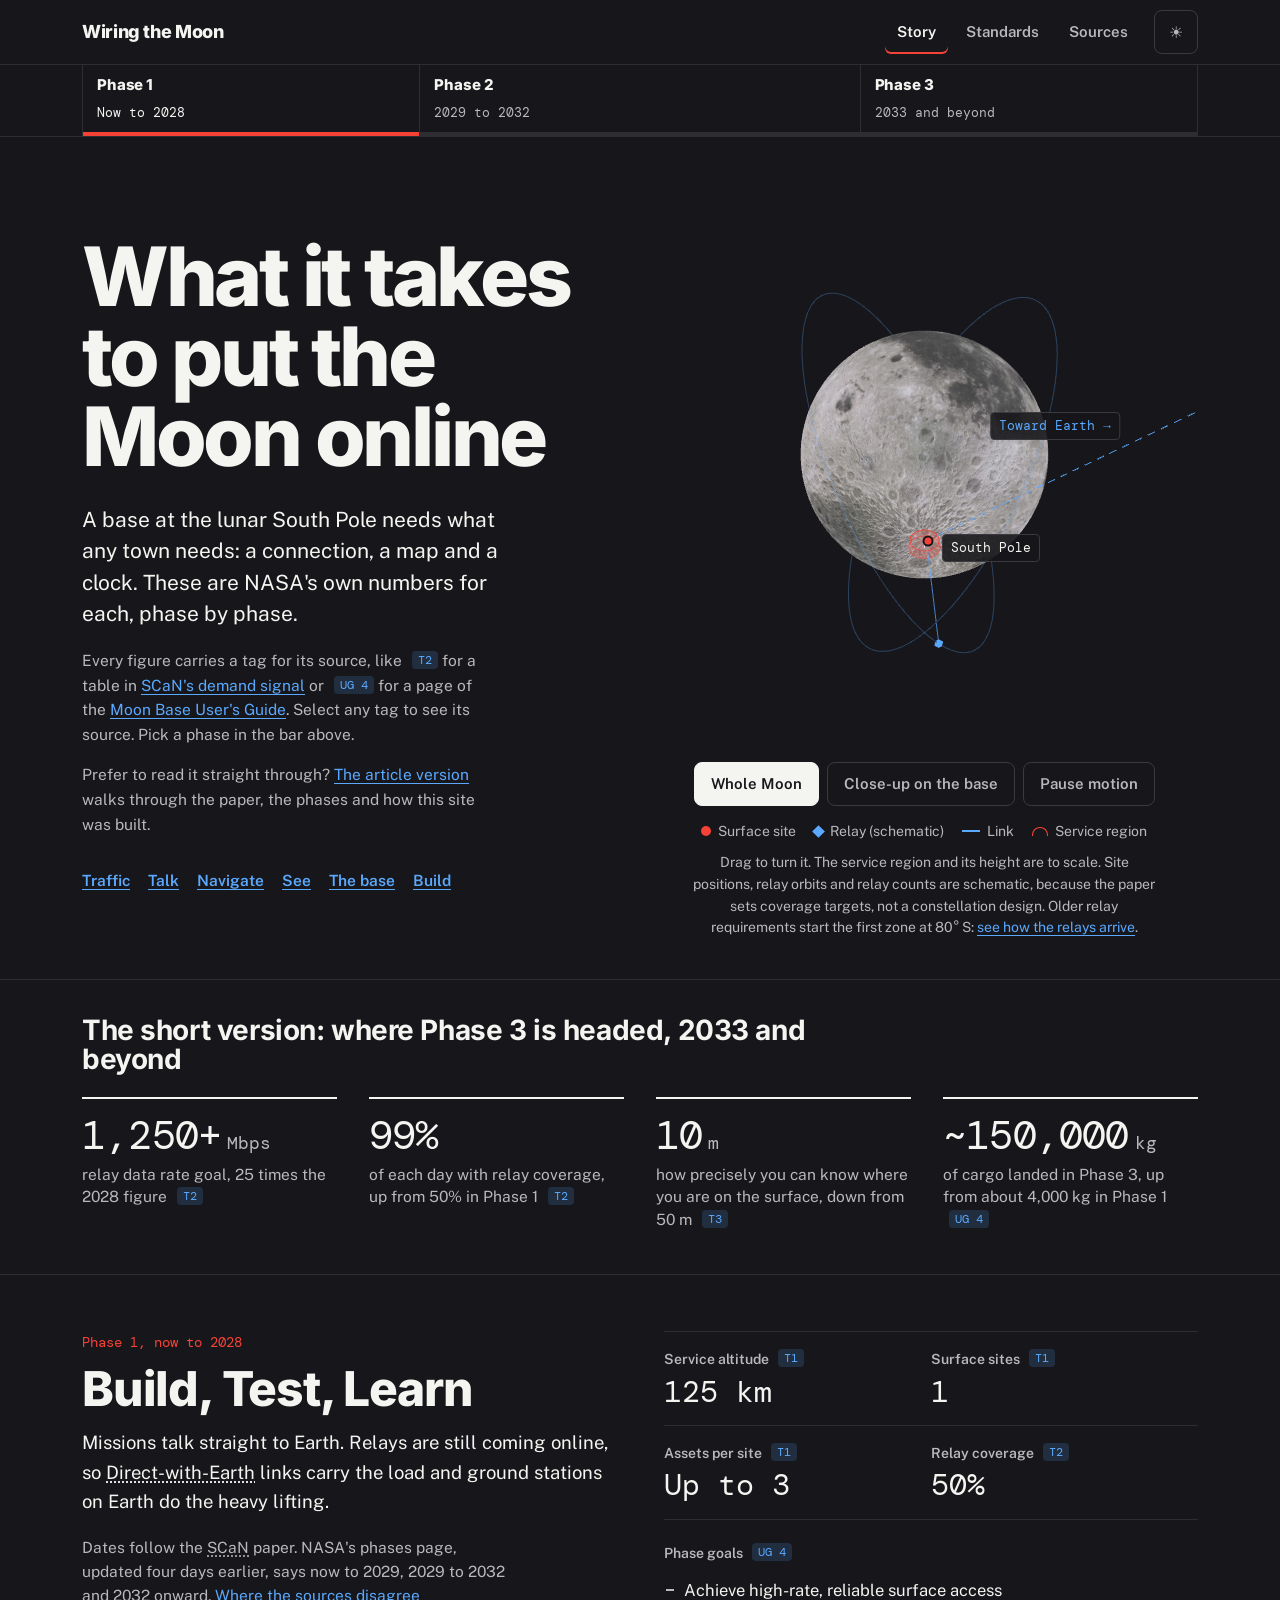
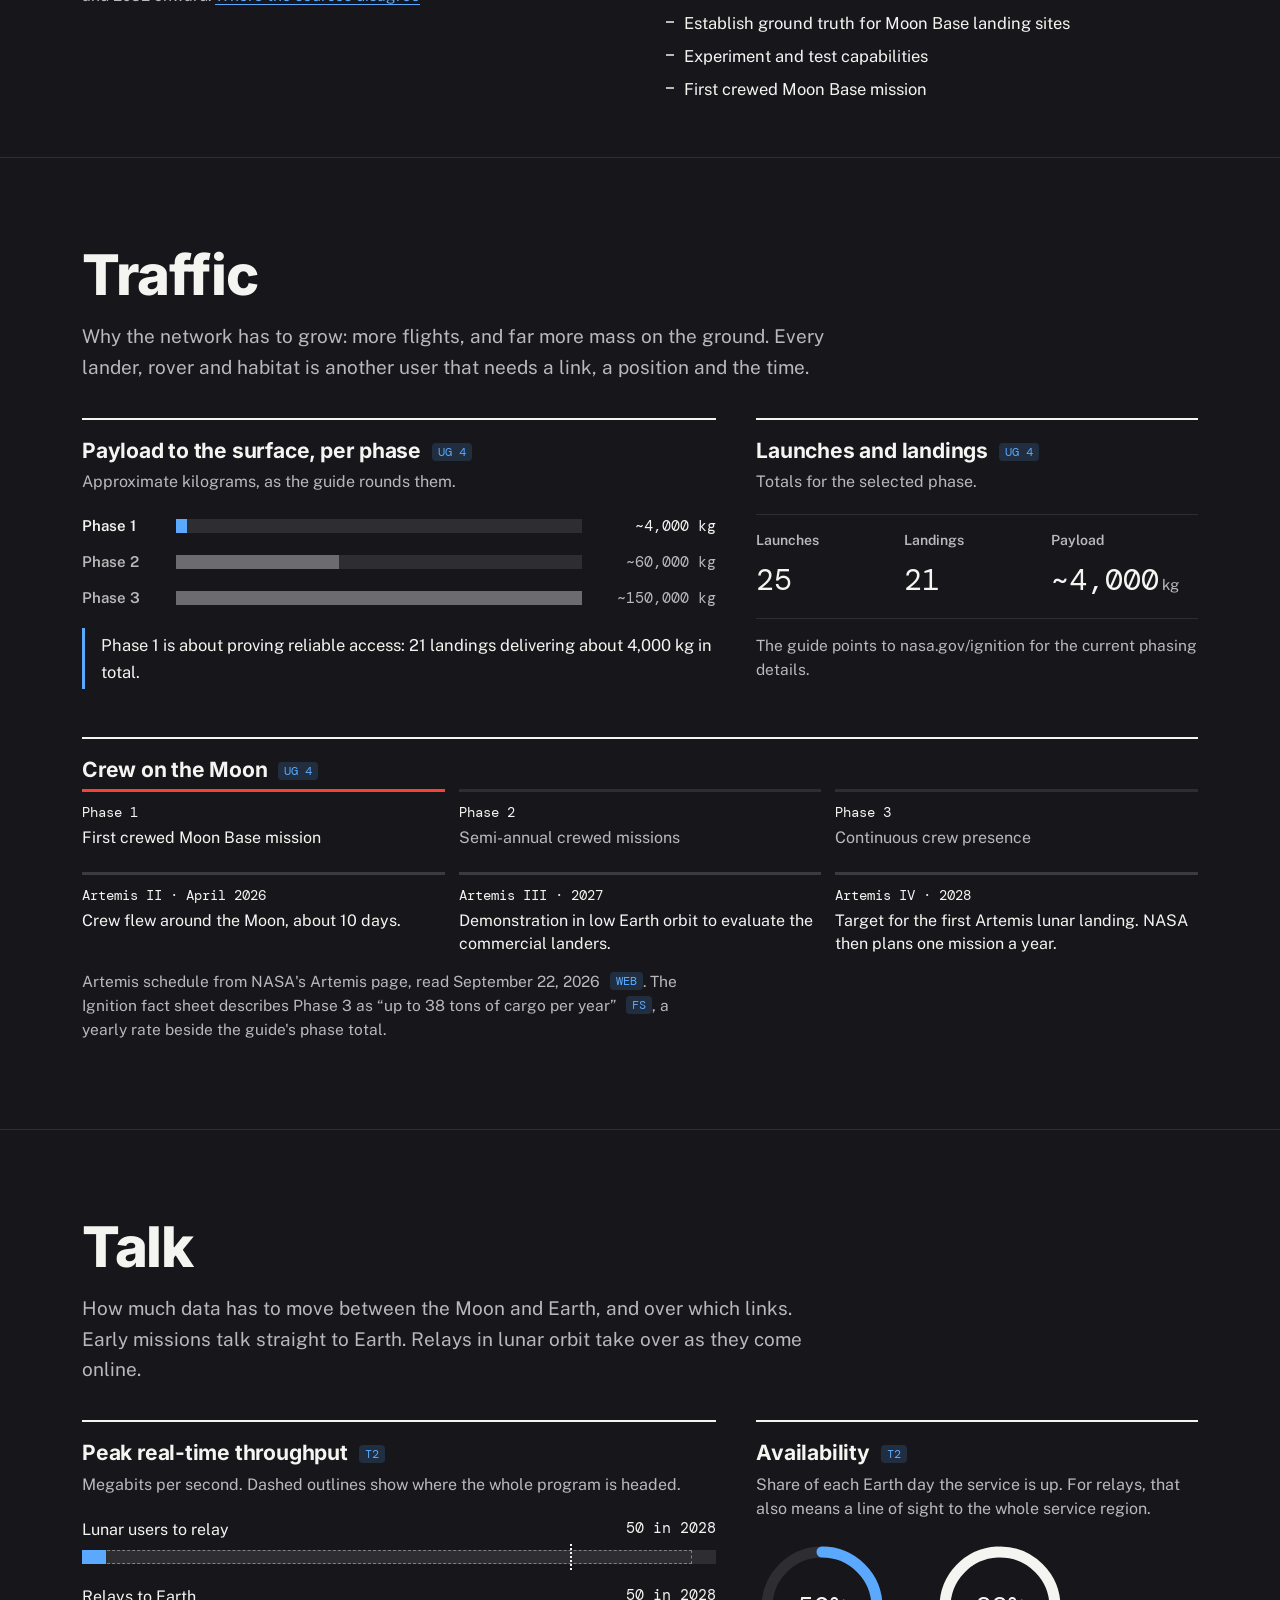
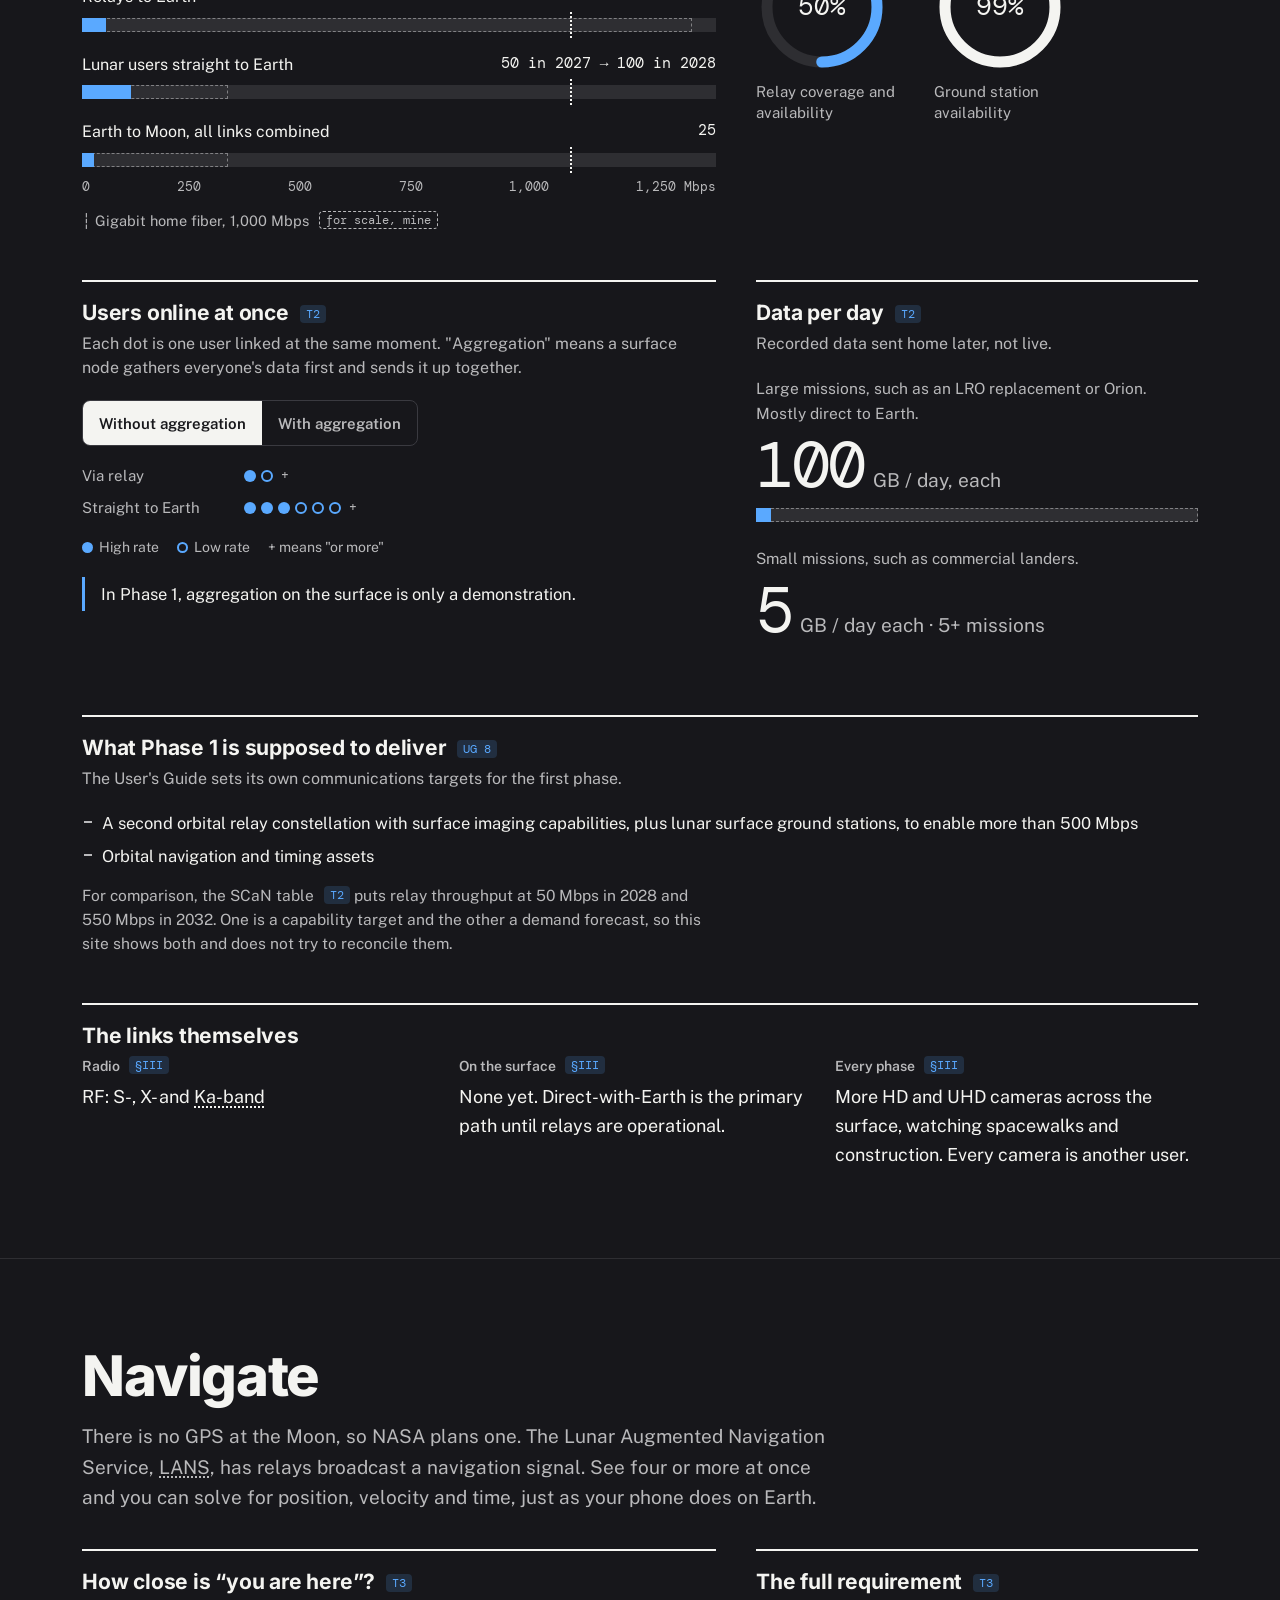
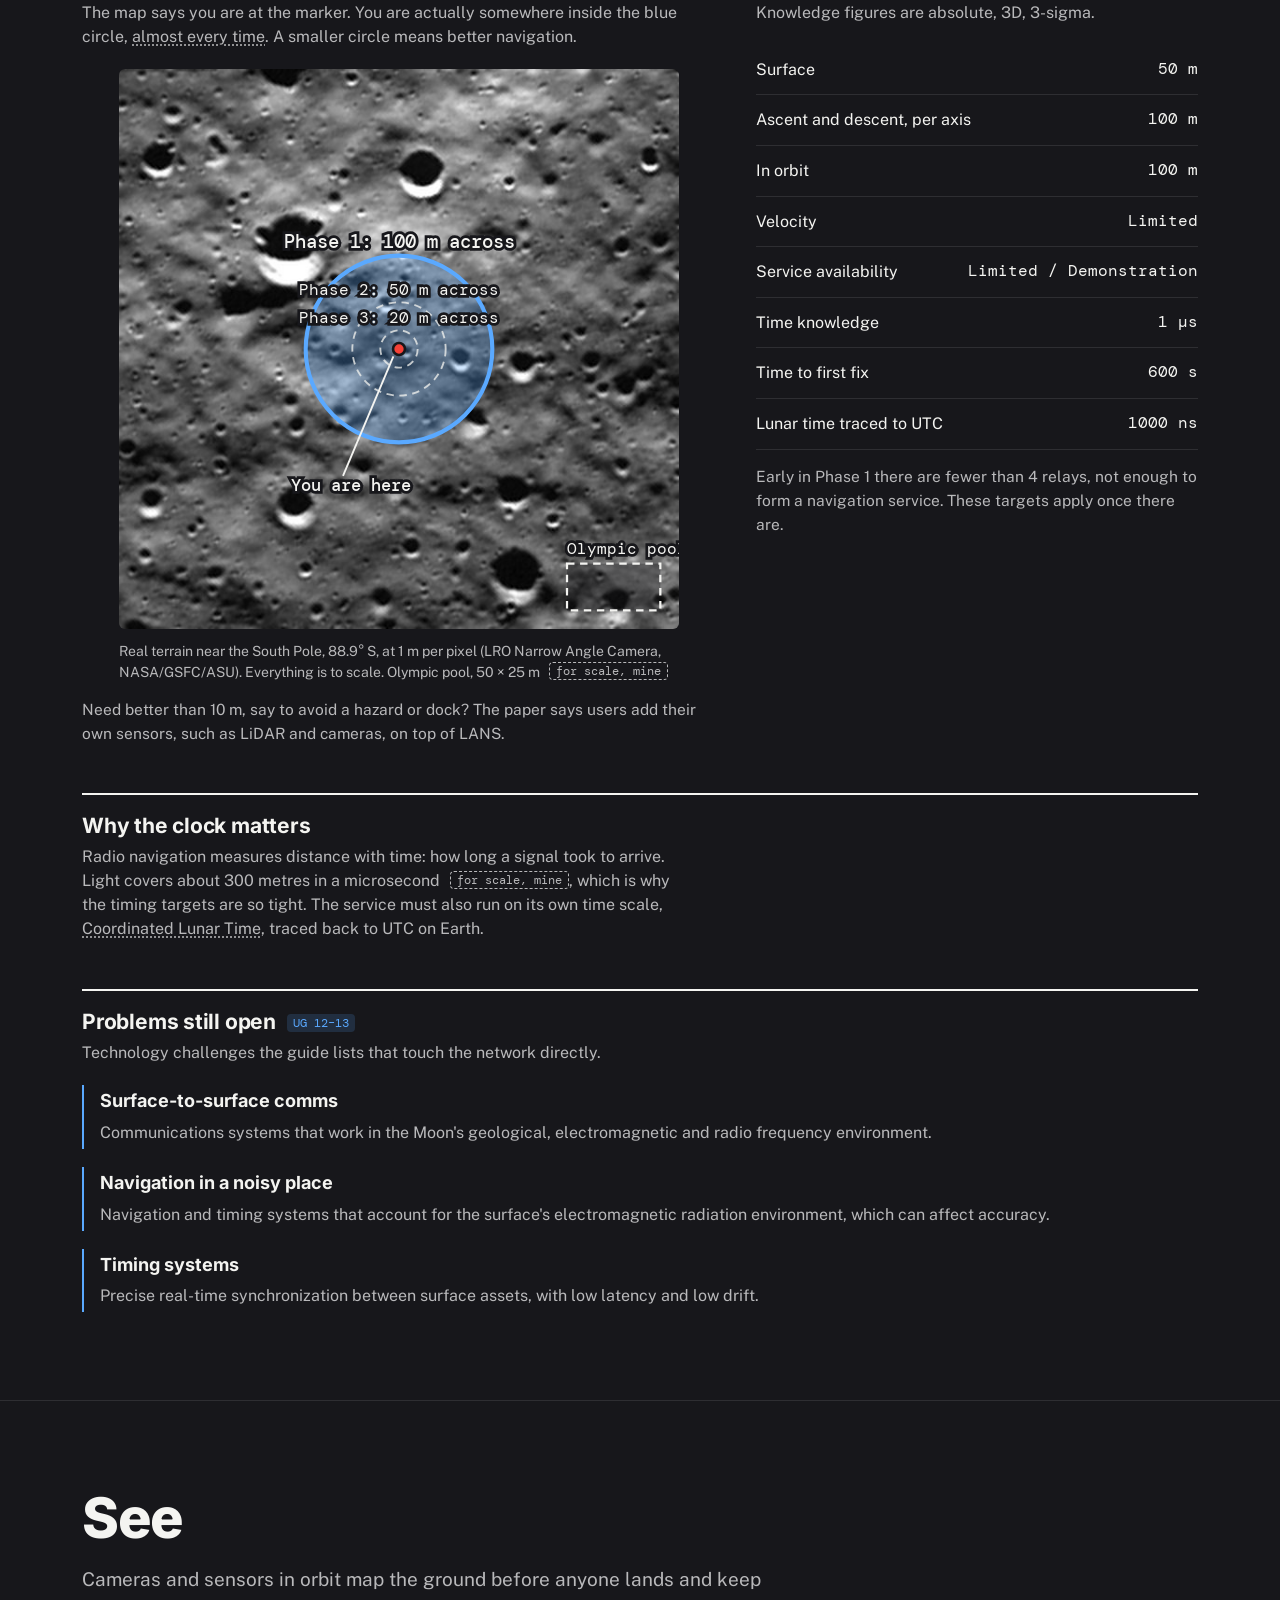
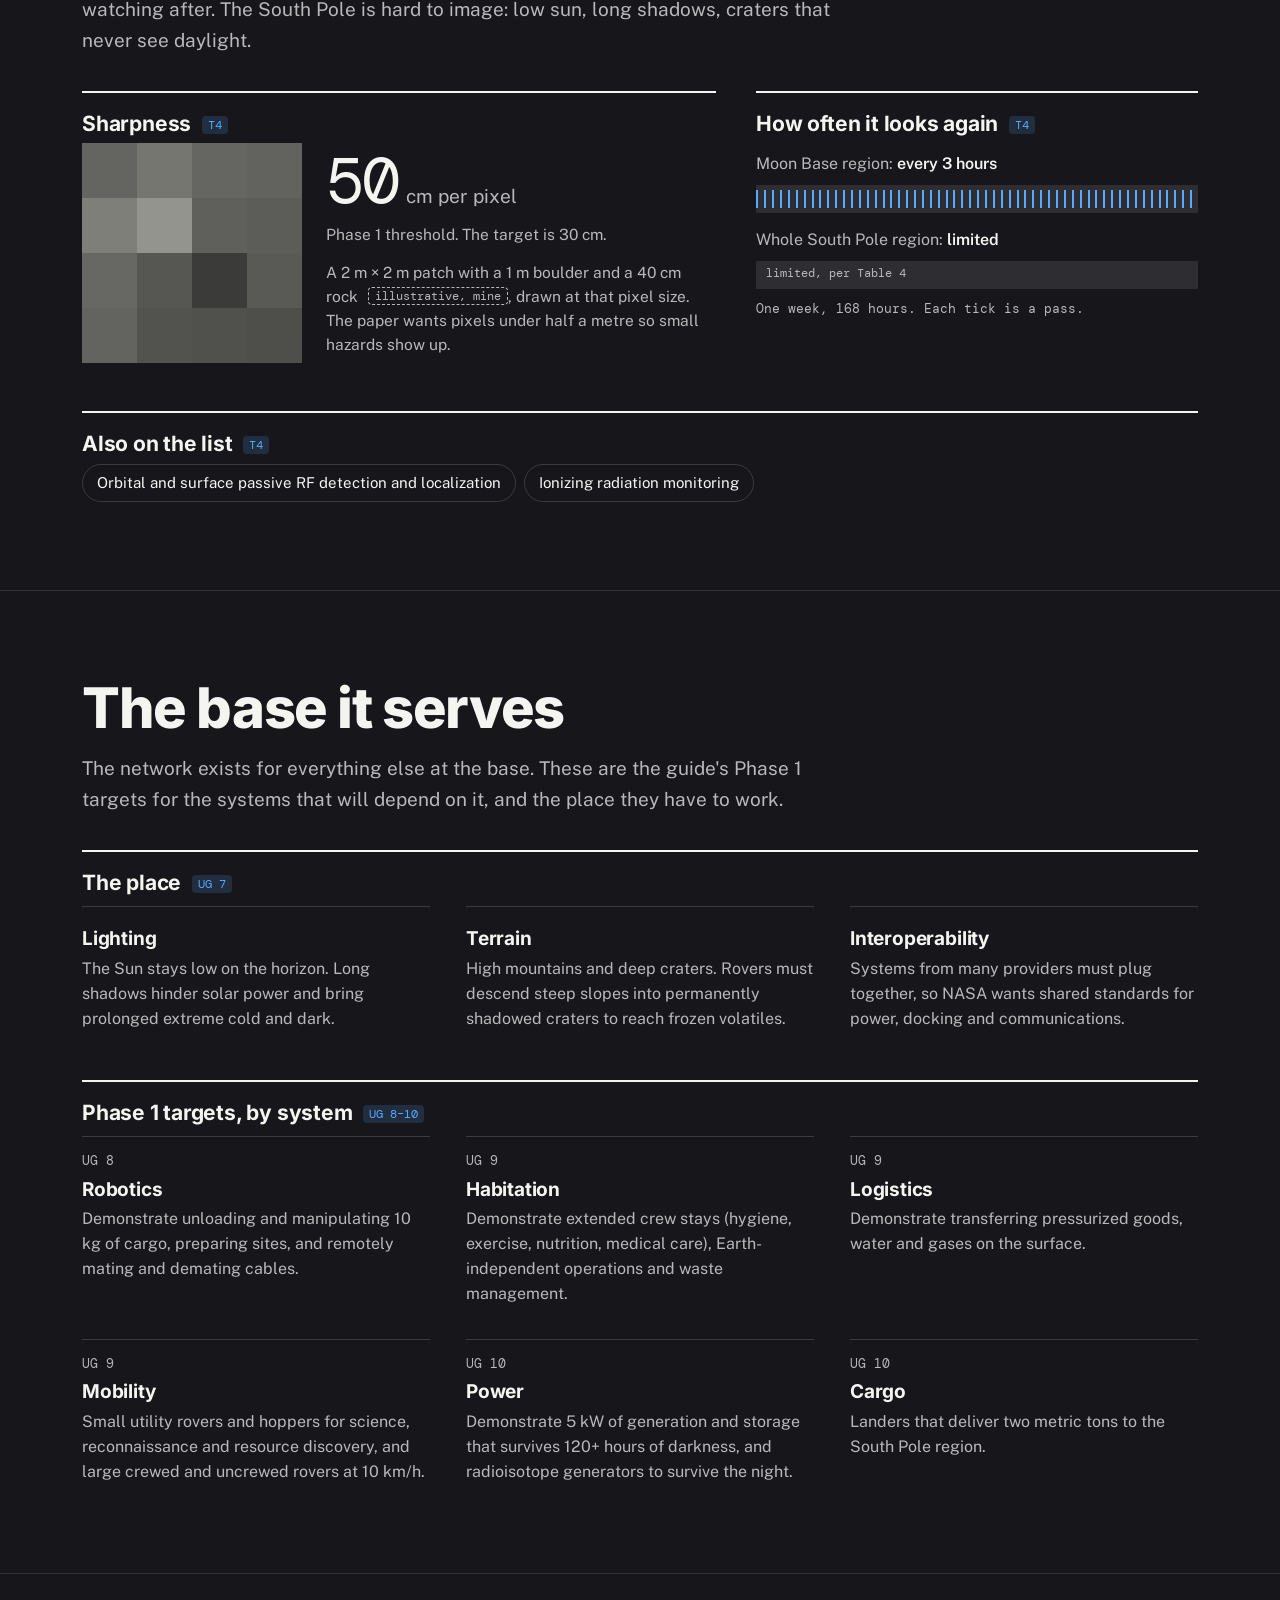
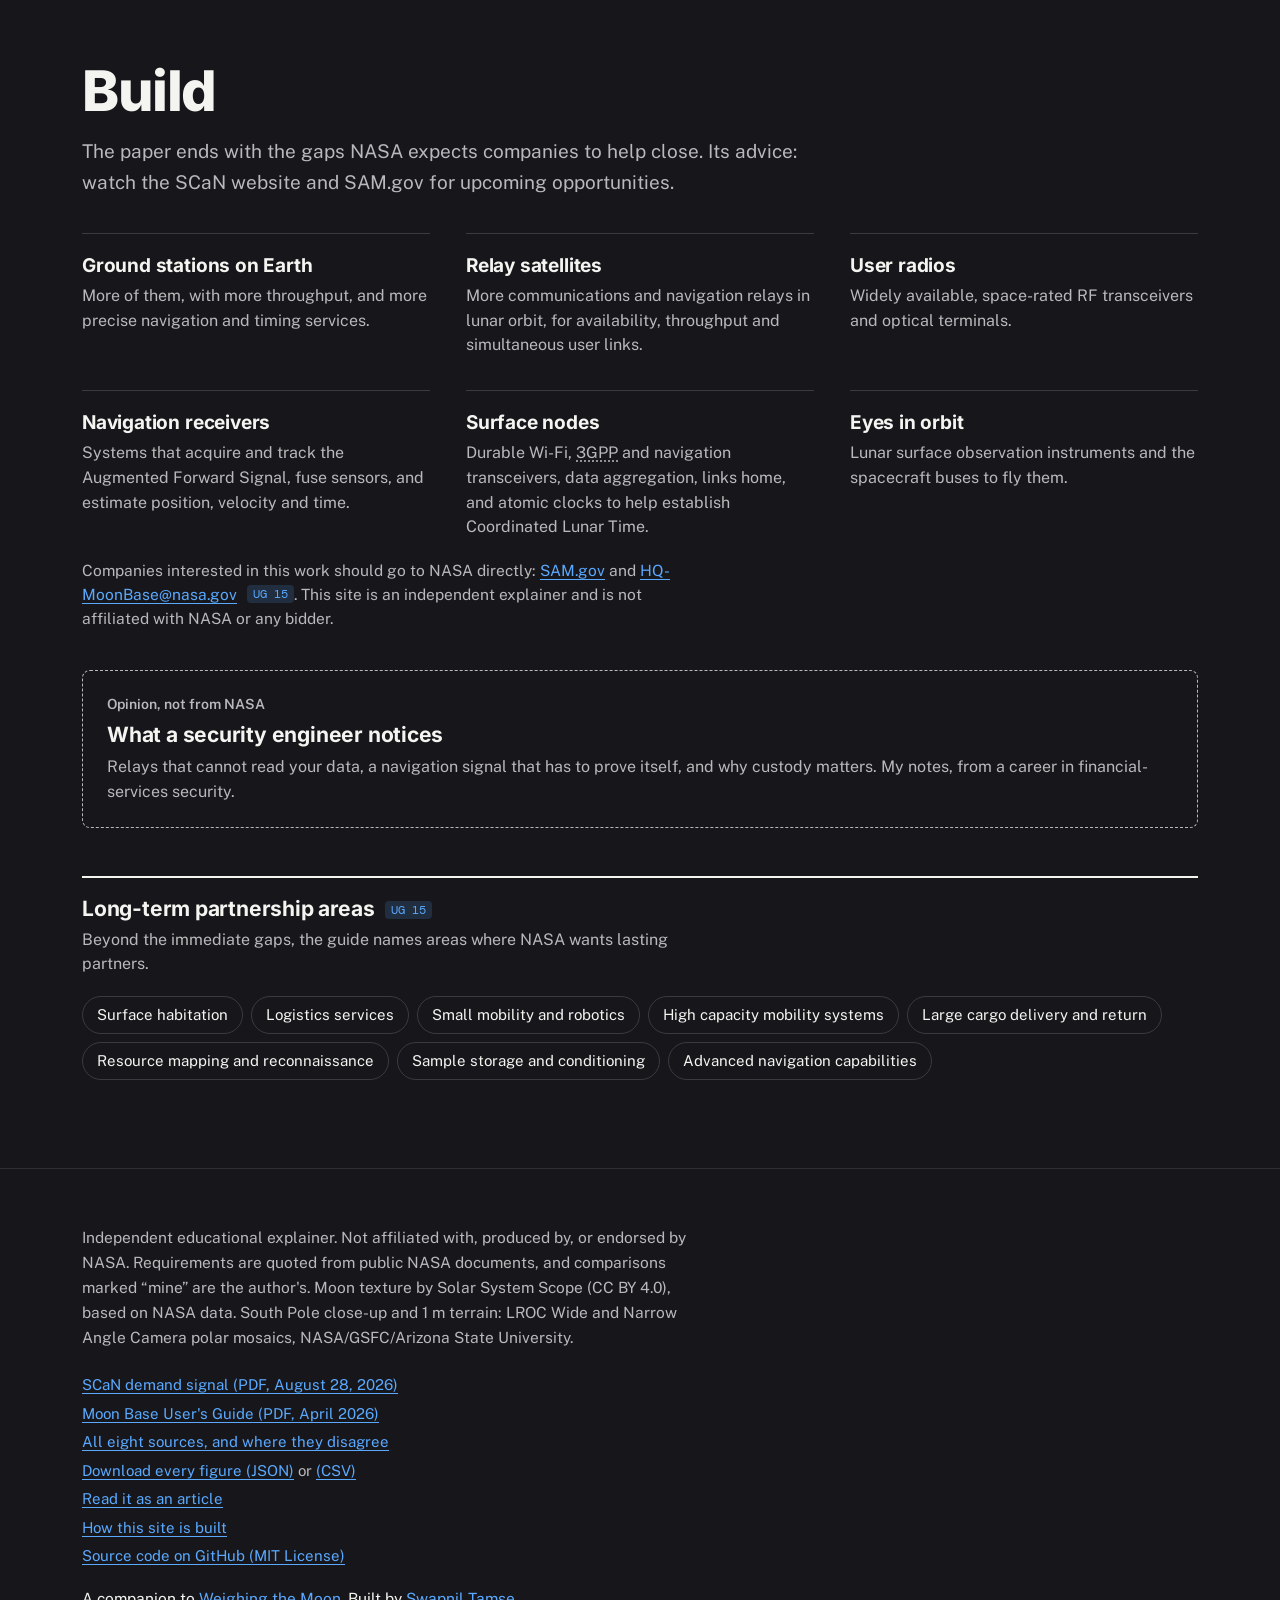
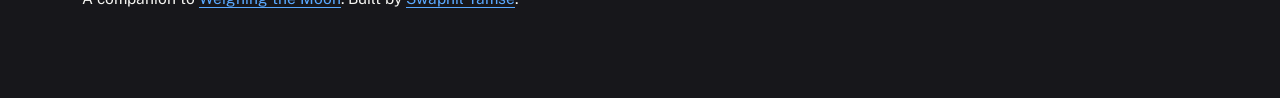
<file: index.html>
<!DOCTYPE html>
<html lang="en">
<head>
<meta charset="UTF-8">
<meta name="viewport" content="width=device-width, initial-scale=1.0">
<title>Wiring the Moon</title>
<meta name="description" content="An independent, interactive explainer of what it takes to put a lunar base online: communications, navigation and observation, phase by phase, from NASA's own documents.">
<meta name="theme-color" content="#17171b">
<link rel="icon" href="data:image/svg+xml,%3Csvg xmlns=%22http://www.w3.org/2000/svg%22 viewBox=%220 0 32 32%22%3E%3Ccircle cx=%2216%22 cy=%2216%22 r=%2213%22 fill=%22%23b9b9bb%22/%3E%3Ccircle cx=%2216%22 cy=%2226%22 r=%223.5%22 fill=%22%23f64137%22/%3E%3C/svg%3E">
<link rel="canonical" href="https://moonbase.swapniltamse.com/">
<meta property="og:type" content="website">
<meta property="og:site_name" content="Wiring the Moon">
<meta property="og:title" content="What it takes to put the Moon online">
<meta property="og:description" content="What it takes to give a lunar base a connection, a map and a clock. NASA's own numbers, one phase at a time.">
<meta property="og:url" content="https://moonbase.swapniltamse.com/">
<meta property="og:image" content="https://moonbase.swapniltamse.com/assets/og.jpg">
<meta property="og:image:width" content="1200">
<meta property="og:image:height" content="630">
<meta name="twitter:card" content="summary_large_image">
<meta name="twitter:title" content="What it takes to put the Moon online">
<meta name="twitter:description" content="What it takes to give a lunar base a connection, a map and a clock. NASA's own numbers, one phase at a time.">
<meta name="twitter:image" content="https://moonbase.swapniltamse.com/assets/og.jpg">
<link rel="preload" href="assets/fonts/inter-700.woff2" as="font" type="font/woff2" crossorigin>
<link rel="preload" href="assets/fonts/public-sans-400.woff2" as="font" type="font/woff2" crossorigin>
<link rel="stylesheet" href="assets/fonts.css">
<link rel="stylesheet" href="assets/site.css">
<script defer src="https://cdn.vercel-insights.com/v1/script.js"></script>
<link rel="stylesheet" href="assets/moonbase.css">
</head>
<body data-page="home">
<a class="skip" href="#main">Skip to content</a>
<header class="site-header">
  <nav class="nav" aria-label="Site">
    <a class="brand" href="./">Wiring the Moon</a>
    <a class="link" href="./" aria-current="page">Story</a>
    <a class="link" href="standards/">Standards</a>
    <a class="link" href="sources/">Sources</a>
    <button class="themebtn" id="theme-toggle" aria-label="Switch to light theme">☀</button>
  </nav>
  <div class="rail-wrap"><div class="phasebar" id="phasebar" role="radiogroup" aria-label="Moon Base phase"></div></div>
</header>

<main id="main">
<section class="hero" aria-labelledby="hero-title">
  <div class="wrap hero-grid">
    <div class="hero-text">
      <h1 id="hero-title">What it takes to put the Moon online</h1>
      <p class="deck">A base at the lunar South Pole needs what any town needs: a connection, a map and a clock. These are NASA's own numbers for each, phase by phase.</p>
      <p class="srcnote">Every figure carries a tag for its source, like <span class="ref">T2</span> for a table in <a id="srclink" href="#" target="_blank" rel="noopener">SCaN's demand signal</a> or <span class="ref ug">UG 4</span> for a page of the <a class="uglink" href="#" target="_blank" rel="noopener">Moon Base User's Guide</a>. Select any tag to see its source. Pick a phase in the bar above.</p>
      <p class="srcnote">Prefer to read it straight through? <a href="https://www.swapniltamse.com/article/wiring-the-moon">The article version</a> walks through the paper, the phases and how this site was built.</p>
      <nav class="jump" aria-label="On this page">
        <a href="#traffic">Traffic</a><a href="#talk">Talk</a><a href="#navigate">Navigate</a><a href="#see">See</a><a href="#base">The base</a><a href="#build">Build</a>
      </nav>
    </div>
    <div class="hero-globe">
      <div class="globe-holder">
        <canvas id="globe" tabindex="0" role="img" aria-label="The lunar South Pole, showing the service region, surface sites and relay satellites for the selected phase."></canvas>
        <img class="fallimg" id="fallimg" data-src="assets/moon-surface.jpg" alt="">
        <div class="marklayer" id="marks"></div>
        <div class="loading" id="loading">Loading the Moon…</div>
      </div>
      <div class="globe-ctrls" role="group" aria-label="Globe view">
        <button type="button" id="view-whole" aria-pressed="true">Whole Moon</button>
        <button type="button" id="view-close" aria-pressed="false">Close-up on the base</button>
        <button type="button" id="view-pause" class="pause" aria-pressed="false">Pause motion</button>
      </div>
      <div class="legend">
        <span class="lg-site"><i></i>Surface site</span>
        <span class="lg-relay"><i></i>Relay (schematic)</span>
        <span class="lg-link"><i></i>Link</span>
        <span class="lg-dome"><i></i>Service region</span>
      </div>
      <p class="gcap">Drag to turn it. The service region and its height are to scale. Site positions, relay orbits and relay counts are schematic, because the paper sets coverage targets, not a constellation design. Older relay requirements start the first zone at 80° S: <a href="standards/#relays">see how the relays arrive</a>.</p>
    </div>
  </div>
</section>

<section class="glance" aria-labelledby="glance-title">
  <div class="wrap">
    <h2 id="glance-title">The short version: where Phase 3 is headed, 2033 and beyond</h2>
    <dl class="glance-grid">
      <div><dt>1,250+<small>Mbps</small></dt><dd>relay data rate goal, 25 times the 2028 figure <span class="ref" title="Table 2">T2</span></dd></div>
      <div><dt>99%</dt><dd>of each day with relay coverage, up from 50% in Phase 1 <span class="ref" title="Table 2">T2</span></dd></div>
      <div><dt>10<small>m</small></dt><dd>how precisely you can know where you are on the surface, down from 50 m <span class="ref" title="Table 3">T3</span></dd></div>
      <div><dt>~150,000<small>kg</small></dt><dd>of cargo landed in Phase 3, up from about 4,000 kg in Phase 1 <span class="ref ug" title="Moon Base User's Guide, page 4">UG 4</span></dd></div>
    </dl>
  </div>
</section>

<section class="phase-sec" id="phase" aria-label="Selected phase">
  <div class="wrap">
    <div class="pcard" id="pcard" aria-live="polite">
      <div>
        <div class="ptag" id="ptag"></div>
        <h2 id="pname"></h2>
        <p id="pstory"></p>
        <p class="note">Dates follow the SCaN paper. NASA's phases page, updated four days earlier, says now to 2029, 2029 to 2032 and 2032 onward. <a href="sources/#disagree">Where the sources disagree</a></p>
      </div>
      <div>
        <div class="facts">
          <div><div class="k">Service altitude <span class="ref" title="Table 1">T1</span></div><div class="v" id="f-alt"></div></div>
          <div><div class="k">Surface sites <span class="ref" title="Table 1">T1</span></div><div class="v" id="f-sites"></div></div>
          <div><div class="k">Assets per site <span class="ref" title="Table 1">T1</span></div><div class="v" id="f-assets"></div></div>
          <div><div class="k">Relay coverage <span class="ref" title="Table 2">T2</span></div><div class="v" id="f-relay"></div></div>
        </div>
        <div class="lbl" style="margin-top:22px">Phase goals <span class="ref ug" title="Moon Base User's Guide, page 4">UG 4</span></div>
        <ul class="goals" id="pgoals"></ul>
      </div>
    </div>
  </div>
</section>

<section id="traffic">
  <div class="wrap">
    <div class="section-head"><h2>Traffic</h2><p>Why the network has to grow: more flights, and far more mass on the ground. Every lander, rover and habitat is another user that needs a link, a position and the time.</p></div>
    <div class="cards">
      <div class="card w7 reveal">
        <h3>Payload to the surface, per phase <span class="ref ug" title="Moon Base User's Guide, page 4">UG 4</span></h3>
        <div class="cs">Approximate kilograms, as the guide rounds them.</div>
        <div id="kgbars"></div>
        <div class="callout" id="kgcall"></div>
      </div>
      <div class="card w5 reveal">
        <h3>Launches and landings <span class="ref ug" title="Moon Base User's Guide, page 4">UG 4</span></h3>
        <div class="cs">Totals for the selected phase.</div>
        <div class="traffic">
          <div><div class="k">Launches</div><div class="v" id="t-launch"></div></div>
          <div><div class="k">Landings</div><div class="v" id="t-land"></div></div>
          <div><div class="k">Payload</div><div class="v" id="t-kg"></div></div>
        </div>
        <div class="note">The guide points to nasa.gov/ignition for the current phasing details.</div>
      </div>
      <div class="card w12 reveal">
        <h3>Crew on the Moon <span class="ref ug" title="Moon Base User's Guide, page 4">UG 4</span></h3>
        <div class="tl" id="crewtl"></div>
        <div class="tl cal" style="margin-top:22px" id="artemis"></div>
        <div class="note">Artemis schedule from NASA's Artemis page, read September 22, 2026 <span class="ref ug">WEB</span>. The Ignition fact sheet describes Phase 3 as “up to 38 tons of cargo per year” <span class="ref ug">FS</span>, a yearly rate beside the guide's phase total.</div>
      </div>
    </div>
  </div>
</section>

<section id="talk">
  <div class="wrap">
    <div class="section-head"><h2>Talk</h2><p>How much data has to move between the Moon and Earth, and over which links. Early missions talk straight to Earth. Relays in lunar orbit take over as they come online.</p></div>
    <div class="cards">
      <div class="card w7 reveal">
        <h3>Peak real-time throughput <span class="ref" title="Table 2">T2</span></h3>
        <div class="cs">Megabits per second. Dashed outlines show where the whole program is headed.</div>
        <div class="bars" id="bars"></div>
        <div class="axis"><span>0</span><span>250</span><span>500</span><span>750</span><span>1,000</span><span>1,250 Mbps</span></div>
        <div class="fiberkey">┆ Gigabit home fiber, 1,000 Mbps <span class="mine" title="My comparison, not from the paper">for scale, mine</span></div>
      </div>
      <div class="card w5 reveal">
        <h3>Availability <span class="ref" title="Table 2">T2</span></h3>
        <div class="cs">Share of each Earth day the service is up. For relays, that also means a line of sight to the whole service region.</div>
        <div class="rings">
          <div class="ring"><svg viewBox="0 0 120 120" aria-hidden="true"><circle class="bg" cx="60" cy="60" r="50" fill="none" stroke-width="10"/><circle class="fg" id="ring-relay" cx="60" cy="60" r="50" fill="none" stroke="var(--link)" stroke-width="10" stroke-linecap="round" transform="rotate(-90 60 60)"/><text id="ring-relay-t" x="60" y="67" text-anchor="middle" font-size="24" fill="currentColor"></text></svg><div class="rl">Relay coverage and availability</div></div>
          <div class="ring"><svg viewBox="0 0 120 120" aria-hidden="true"><circle class="bg" cx="60" cy="60" r="50" fill="none" stroke-width="10"/><circle class="fg" id="ring-ground" cx="60" cy="60" r="50" fill="none" stroke="var(--bone)" stroke-width="10" stroke-linecap="round" transform="rotate(-90 60 60)"/><text id="ring-ground-t" x="60" y="67" text-anchor="middle" font-size="24" fill="currentColor"></text></svg><div class="rl">Ground station availability</div></div>
        </div>
      </div>
      <div class="card w7 reveal">
        <h3>Users online at once <span class="ref" title="Table 2">T2</span></h3>
        <div class="cs">Each dot is one user linked at the same moment. "Aggregation" means a surface node gathers everyone's data first and sends it up together.</div>
        <div class="utoggle" role="group" aria-label="Surface aggregation">
          <button data-a="0" class="on" aria-pressed="true">Without aggregation</button>
          <button data-a="1" aria-pressed="false">With aggregation</button>
        </div>
        <div class="ugrid" id="ugrid"></div>
        <div class="ukey"><span><i class="kh"></i>High rate</span><span><i class="kl"></i>Low rate</span><span>+ means "or more"</span></div>
        <div class="callout" id="aggcall"></div>
      </div>
      <div class="card w5 reveal fold">
        <h3>Data per day <span class="ref" title="Table 2">T2</span></h3>
        <div class="cs">Recorded data sent home later, not live.</div>
        <div class="vol">
          <div class="vrow"><div class="vk">Large missions, such as an LRO replacement or Orion. Mostly direct to Earth.</div><div class="big" id="v-large"></div>
            <div class="track" style="margin-top:10px"><div class="ghost" style="width:100%"></div><div class="fill" id="v-large-bar"></div></div></div>
          <div class="vrow"><div class="vk">Small missions, such as commercial landers.</div><div class="big" id="v-small"></div></div>
        </div>
      </div>
      <div class="card w12 reveal fold">
        <h3>What Phase 1 is supposed to deliver <span class="ref ug" title="Moon Base User's Guide, page 8">UG 8</span></h3>
        <div class="cs">The User's Guide sets its own communications targets for the first phase.</div>
        <ul class="goals" id="ctargets" style="margin-top:0"></ul>
        <div class="note">For comparison, the SCaN table <span class="ref" title="Table 2">T2</span> puts relay throughput at 50 Mbps in 2028 and 550 Mbps in 2032. One is a capability target and the other a demand forecast, so this site shows both and does not try to reconcile them.</div>
      </div>
      <div class="card w12 reveal fold">
        <h3>The links themselves</h3>
        <div class="cards linkgrid" style="gap:14px">
          <div class="lcell"><div class="lbl">Radio <span class="ref" title="Section III, Communications">§III</span></div><div id="l-links" style="margin-top:6px"></div></div>
          <div class="lcell"><div class="lbl">On the surface <span class="ref" title="Section III, Communications">§III</span></div><div id="l-surface" style="margin-top:6px"></div></div>
          <div class="lcell"><div class="lbl">Every phase <span class="ref" title="Section III, Communications">§III</span></div><div style="margin-top:6px">More HD and UHD cameras across the surface, watching spacewalks and construction. Every camera is another user.</div></div>
        </div>
      </div>
    </div>
  </div>
</section>

<section id="navigate">
  <div class="wrap">
    <div class="section-head"><h2>Navigate</h2><p>There is no GPS at the Moon, so NASA plans one. The Lunar Augmented Navigation Service, LANS, has relays broadcast a navigation signal. See four or more at once and you can solve for position, velocity and time, just as your phone does on Earth.</p></div>
    <div class="cards">
      <div class="card w7 reveal navwrap">
        <h3>How close is “you are here”? <span class="ref" title="Table 3">T3</span></h3>
        <div class="cs">The map says you are at the marker. You are actually somewhere inside the blue circle, <abbr class="hint" title="The paper's figures are 3-sigma: the true position is inside the circle about 99.7% of the time.">almost every time</abbr>. A smaller circle means better navigation.</div>
        <svg id="navsvg" viewBox="-150 -150 300 300" role="img" aria-label=""></svg>
        <div class="navkey">Real terrain near the South Pole, 88.9° S, at 1 m per pixel (LRO Narrow Angle Camera, NASA/GSFC/ASU). Everything is to scale. Olympic pool, 50 × 25 m <span class="mine" title="My comparison, not from the paper">for scale, mine</span></div>
        <div class="note">Need better than 10 m, say to avoid a hazard or dock? The paper says users add their own sensors, such as LiDAR and cameras, on top of LANS.</div>
      </div>
      <div class="card w5 reveal">
        <h3>The full requirement <span class="ref" title="Table 3">T3</span></h3>
        <div class="cs">Knowledge figures are absolute, 3D, 3-sigma.</div>
        <div id="navstats"></div>
        <div class="note" id="navnote"></div>
      </div>
      <div class="card w12 reveal fold">
        <h3>Why the clock matters</h3>
        <div class="cs" style="margin-bottom:0">Radio navigation measures distance with time: how long a signal took to arrive. Light covers about 300 metres in a microsecond <span class="mine" title="Physics, not from the paper">for scale, mine</span>, which is why the timing targets are so tight. The service must also run on its own time scale, Coordinated Lunar Time, traced back to UTC on Earth.</div>
      </div>
      <div class="card w12 reveal fold">
        <h3>Problems still open <span class="ref ug" title="Moon Base User's Guide, pages 12 and 13">UG 12–13</span></h3>
        <div class="cs">Technology challenges the guide lists that touch the network directly.</div>
        <div class="tlist" id="netch"></div>
      </div>
    </div>
  </div>
</section>

<section id="see">
  <div class="wrap">
    <div class="section-head"><h2>See</h2><p>Cameras and sensors in orbit map the ground before anyone lands and keep watching after. The South Pole is hard to image: low sun, long shadows, craters that never see daylight.</p></div>
    <div class="cards">
      <div class="card w7 reveal">
        <h3>Sharpness <span class="ref" title="Table 4">T4</span></h3>
        <div class="pix">
          <canvas id="pixc" width="220" height="220" aria-label="A two metre square patch of ground with two rocks, rendered at the selected pixel size."></canvas>
          <div class="pt">
            <div class="big" id="o-ssd"></div>
            <div class="note" id="o-ssdl" style="margin-top:8px"></div>
            <div class="note">A 2 m × 2 m patch with a 1 m boulder and a 40 cm rock <span class="mine" title="Illustrative rocks, not from the paper">illustrative, mine</span>, drawn at that pixel size. The paper wants pixels under half a metre so small hazards show up.</div>
          </div>
        </div>
      </div>
      <div class="card w5 reveal">
        <h3>How often it looks again <span class="ref" title="Table 4">T4</span></h3>
        <div class="wk">Moon Base region: <b id="o-rb"></b></div>
        <div class="week" id="wk-base" aria-hidden="true"></div>
        <div class="wk">Whole South Pole region: <b id="o-rp"></b></div>
        <div class="week" id="wk-pole" aria-hidden="true"></div>
        <div class="axis"><span>One week, 168 hours. Each tick is a pass.</span></div>
      </div>
      <div class="card w12 reveal fold">
        <h3>Also on the list <span class="ref" title="Table 4">T4</span></h3>
        <div class="chips" id="o-extra"></div>
      </div>
    </div>
  </div>
</section>

<section id="base">
  <div class="wrap">
    <div class="section-head"><h2>The base it serves</h2><p>The network exists for everything else at the base. These are the guide's Phase 1 targets for the systems that will depend on it, and the place they have to work.</p></div>
    <div class="cards">
      <div class="card w12 reveal">
        <h3>The place <span class="ref ug" title="Moon Base User's Guide, page 7">UG 7</span></h3>
        <div class="asks" id="env" style="margin-top:10px"></div>
      </div>
      <div class="card w12 reveal fold">
        <h3>Phase 1 targets, by system <span class="ref ug" title="Moon Base User's Guide, pages 8 to 10">UG 8–10</span></h3>
        <div class="asks" id="serves" style="margin-top:10px"></div>
      </div>
    </div>
  </div>
</section>

<section id="build">
  <div class="wrap">
    <div class="section-head"><h2>Build</h2><p>The paper ends with the gaps NASA expects companies to help close. Its advice: watch the SCaN website and SAM.gov for upcoming opportunities.</p></div>
    <div class="asks" id="asks"></div>
    <div class="note reveal" style="margin-top:18px">Companies interested in this work should go to NASA directly: <a href="https://sam.gov/" target="_blank" rel="noopener">SAM.gov</a> and <a href="mailto:HQ-MoonBase@nasa.gov">HQ-MoonBase@nasa.gov</a> <span class="ref ug" title="Moon Base User's Guide, page 15">UG 15</span>. This site is an independent explainer and is not affiliated with NASA or any bidder.</div>
    <a class="opinion-link" href="standards/#notes">
      <div class="lbl">Opinion, not from NASA</div>
      <h3>What a security engineer notices</h3>
      <p>Relays that cannot read your data, a navigation signal that has to prove itself, and why custody matters. My notes, from a career in financial-services security.</p>
    </a>
    <div class="card w12 fold" style="margin-top:48px">
      <h3>Long-term partnership areas <span class="ref ug" title="Moon Base User's Guide, page 15">UG 15</span></h3>
      <div class="cs">Beyond the immediate gaps, the guide names areas where NASA wants lasting partners.</div>
      <div class="chips" id="partners"></div>
    </div>
  </div>
</section>

</main>

<footer>
  <div class="wrap">
    <p class="disclaimer">Independent educational explainer. Not affiliated with, produced by, or endorsed by NASA. Requirements are quoted from public NASA documents, and comparisons marked “mine” are the author's. Moon texture by Solar System Scope (CC BY 4.0), based on NASA data. South Pole close-up and 1 m terrain: LROC Wide and Narrow Angle Camera polar mosaics, NASA/GSFC/Arizona State University.</p>
    <p class="src">
      <a id="srclink3" href="#" target="_blank" rel="noopener">SCaN demand signal (PDF, August 28, 2026)</a><br>
      <a class="uglink" href="#" target="_blank" rel="noopener">Moon Base User's Guide (PDF, April 2026)</a><br>
      <a href="sources/">All eight sources, and where they disagree</a><br>
      <a href="assets/moonbase-data.json" download>Download every figure (JSON)</a> or <a href="assets/moonbase-data.csv" download>(CSV)</a><br>
      <a href="https://www.swapniltamse.com/article/wiring-the-moon">Read it as an article</a><br>
      <a href="how-it-works/">How this site is built</a><br>
      <a href="https://github.com/swapniltamse/moonbase-explainer">Source code on GitHub (MIT License)</a>
    </p>
    <p class="byline">A companion to <a href="https://grail.swapniltamse.com" target="_blank" rel="noopener">Weighing the Moon</a>. Built by <a href="https://www.swapniltamse.com" target="_blank" rel="noopener">Swapnil Tamse</a>.</p>
  </div>
</footer>

<script src="assets/site.js"></script>
<script src="assets/data.js"></script>
<script>
const D = window.DEMAND, S = window.SCALE, G = window.GUIDE;
document.querySelectorAll('.uglink').forEach(a => { a.href = G.source.url; });
const $ = id => document.getElementById(id);
['srclink','srclink3'].forEach(id => { const a = $(id); if (a) a.href = D.source.url; });

let phase = 0, agg = false;
const listeners = [];
const onPhase = fn => listeners.push(fn);

/* ---------- Phase switch ---------- */
const bar = $('phasebar');
D.phases.forEach((p, i) => {
  const b = document.createElement('button');
  b.setAttribute('role', 'radio');
  b.dataset.n = p.n;
  b.innerHTML = `<b>Phase ${p.n}</b><span>${p.years}</span>`;
  b.addEventListener('click', () => setPhase(i));
  bar.appendChild(b);
});
function setPhase(i, quiet) {
  phase = i;
  bar.querySelectorAll('button').forEach((b, j) => {
    b.classList.toggle('on', j === i);
    b.setAttribute('aria-checked', String(j === i));
    b.tabIndex = j === i ? 0 : -1;
  });
  listeners.forEach(fn => fn(D.phases[i], i));
  if (!quiet) { try { const u = new URL(location); u.searchParams.set('phase', i + 1); history.replaceState(null, '', u); } catch (e) {} }
}
bar.addEventListener('keydown', e => {
  const n = D.phases.length;
  if (e.key === 'ArrowRight' || e.key === 'ArrowDown') { setPhase((phase + 1) % n); bar.querySelectorAll('button')[phase].focus(); e.preventDefault(); }
  if (e.key === 'ArrowLeft' || e.key === 'ArrowUp') { setPhase((phase - 1 + n) % n); bar.querySelectorAll('button')[phase].focus(); e.preventDefault(); }
});
addEventListener('keydown', e => {
  if (e.target.closest('input,textarea,button')) return;
  if (['1', '2', '3'].includes(e.key)) setPhase(+e.key - 1);
});

/* ---------- Phase card ---------- */
let pcardReady = false;
onPhase(p => {
  const c = $('pcard');
  const fill = () => {
    $('ptag').textContent = `Phase ${p.n}, ${p.years.toLowerCase()}`;
    $('pname').textContent = p.name;
    $('pstory').textContent = p.story;
    $('f-alt').textContent = p.region.alt + ' km';
    $('f-sites').textContent = p.region.sitesLabel;
    $('f-assets').textContent = p.region.assets;
    $('f-relay').textContent = p.comms.relayAvailLabel;
    $('pgoals').innerHTML = G.traffic[p.n - 1].goals.map(g => `<li>${g}</li>`).join('');
    c.classList.remove('swap');
  };
  if (!pcardReady) { pcardReady = true; fill(); return; }   /* no delay on first paint: nothing below it moves */
  c.classList.add('swap'); setTimeout(fill, 140);
});

/* ---------- Traffic (User's Guide, page 4) ---------- */
const KGMAX = G.traffic[G.traffic.length - 1].kg;
const fmtN = v => v.toLocaleString('en-US');
onPhase((p, i) => {
  const t = G.traffic[i];
  $('t-launch').textContent = t.launches; $('t-land').textContent = t.landings; $('t-kg').innerHTML = '~' + fmtN(t.kg) + '<small>kg</small>';
  $('kgbars').innerHTML = G.traffic.map((x, j) => `<div class="kgrow${j === i ? ' cur' : ' off'}"><span class="kl">Phase ${j + 1}</span>
    <div class="track"><div class="fill" style="width:${Math.max(1.2, x.kg / KGMAX * 100)}%"></div></div><span class="kv">~${fmtN(x.kg)} kg</span></div>`).join('');
  const ratio = Math.round(t.kg / G.traffic[0].kg);
  $('kgcall').innerHTML = i === 0 ? 'Phase 1 is about proving reliable access: 21 landings delivering about 4,000 kg in total.'
    : `Phase ${i + 1} puts about <b>${ratio} times</b> Phase 1's mass on the surface, with a similar number of landings. Far more hardware on the ground, all of it needing the network.`;
  $('crewtl').innerHTML = G.traffic.map((x, j) => `<div class="${j === i ? 'on' : ''}"><b>Phase ${j + 1}</b>${x.goals[3]}</div>`).join('');
});
$('artemis').innerHTML = [
  ['Artemis II · April 2026', 'Crew flew around the Moon, about 10 days.'],
  ['Artemis III · 2027', 'Demonstration in low Earth orbit to evaluate the commercial landers.'],
  ['Artemis IV · 2028', 'Target for the first Artemis lunar landing. NASA then plans one mission a year.']
].map(([h, d]) => `<div class="on"><b>${h}</b>${d}</div>`).join('');
$('ctargets').innerHTML = G.commsTargets.map(c => `<li>${c}</li>`).join('');
$('netch').innerHTML = G.netChallenges.map(c => `<div><b>${c.k}</b><span>${c.d}</span></div>`).join('');
$('env').innerHTML = G.environment.map(c => `<div class="ask"><h3>${c.k}</h3><p>${c.d}</p></div>`).join('');
$('serves').innerHTML = G.serves.map(c => `<div class="ask"><div class="an">UG ${c.p}</div><h3>${c.k}</h3><p>${c.d}</p></div>`).join('');
$('partners').innerHTML = G.partnerships.map(c => `<span>${c}</span>`).join('');

/* ---------- Talk ---------- */
const MAXR = 1300; /* bar scale in Mbps: just past the 1,250 goal */
const pct = v => Math.min(100, v / MAXR * 100) + '%';
const fmt = v => v.toLocaleString('en-US');
const ROWS = [
  { k: 'relayReturn', l: 'Lunar users to relay' },
  { k: 'relayToEarth', l: 'Relays to Earth' },
  { k: 'dwe', l: 'Lunar users straight to Earth' },
  { k: 'forward', l: 'Earth to Moon, all links combined' }
];
const last = D.phases[D.phases.length - 1].comms;
const series = (c, k) => Array.isArray(c[k]) ? c[k] : [{ v: c[k], y: null }];
function milestoneText(ms) {
  return ms.map(m => `${fmt(m.v)}${m.plus ? '+' : ''}${m.y === 'Goal' ? ' goal' : m.y ? ' in ' + m.y : ''}`).join('  →  ');
}
onPhase(p => {
  $('bars').innerHTML = ROWS.map(r => {
    const ms = series(p.comms, r.k), end = series(last, r.k);
    const top = end[end.length - 1].v;
    const fills = ms.map((m, i) => `<div class="fill${i < ms.length - 1 ? ' early' : ''}" style="width:0" data-w="${pct(m.v)}"></div>`).join('');
    return `<div class="brow"><div class="bl"><span>${r.l}</span><span class="bv">${milestoneText(ms)}</span></div>
      <div class="track"><div class="ghost" style="width:${pct(top)}"></div>${fills}<div class="fiber" style="left:${pct(S.fiberMbps)}"></div></div></div>`;
  }).join('');
  requestAnimationFrame(() => document.querySelectorAll('#bars .fill').forEach(f => { f.style.width = f.dataset.w; }));

  const C = 2 * Math.PI * 50;
  [['relay', p.comms.relayAvail, p.comms.relayAvailLabel], ['ground', 99, p.comms.groundAvail]].forEach(([k, v, lab]) => {
    const r = $('ring-' + k); r.setAttribute('stroke-dasharray', C); r.setAttribute('stroke-dashoffset', C * (1 - v / 100));
    $('ring-' + k + '-t').textContent = lab;
  });

  $('v-large').innerHTML = `${fmt(p.comms.large)}<small>GB / day, each</small>`;
  $('v-large-bar').style.width = (p.comms.large / last.large * 100) + '%';
  $('v-small').innerHTML = `${p.comms.small.gb}<small>GB / day each · ${p.comms.small.missions} missions</small>`;
  $('l-links').textContent = p.comms.links;
  $('l-surface').textContent = p.comms.surface;
  renderUsers(p);
});

function dots(n, cls) { return Array.from({ length: n }, () => `<i class="${cls}"></i>`).join(''); }
function userDots(u) {
  if (!u) return '<span class="na">Limited / demonstration only</span>';
  return dots(u.high, 'h') + dots(u.low, 'l') + '<span class="plus">+</span>';
}
function renderUsers(p) {
  const cols = p.comms.users;
  $('ugrid').innerHTML = cols.map(u => `<div class="ucol">${u.year ? `<div class="uy">${u.year}</div>` : ''}
    <div class="urow"><div class="un">Via relay</div><div class="dots">${userDots(agg ? u.agg : u.noAgg)}</div></div>
    <div class="urow"><div class="un">Straight to Earth</div><div class="dots">${userDots(u.dwe)}</div></div></div>`).join('');
  const lastCol = cols[cols.length - 1];
  const c = $('aggcall');
  if (!lastCol.agg) { c.textContent = 'In Phase 1, aggregation on the surface is only a demonstration.'; return; }
  const a = lastCol.noAgg.high, b = lastCol.agg.high;
  c.innerHTML = `${lastCol.year ? 'By ' + lastCol.year + ', a' : 'A'}ggregating on the surface takes high-rate relay users from <b>${a}+</b> to <b>${b}+</b>. That is ${a - b} fewer simultaneous links the relays have to carry, solved by how data moves on the ground.`;
}
document.querySelectorAll('.utoggle button').forEach(b => b.addEventListener('click', () => {
  agg = b.dataset.a === '1';
  document.querySelectorAll('.utoggle button').forEach(x => { const on = x === b; x.classList.toggle('on', on); x.setAttribute('aria-pressed', String(on)); });
  renderUsers(D.phases[phase]);
}));

/* ---------- Navigate ---------- */
const NS = 'http://www.w3.org/2000/svg';
onPhase(p => {
  /* Drawn in metres over a 300 m patch of real terrain. The paper's figures are
     radii (3-sigma, 3D), so each circle's width across is twice the figure. */
  const svg = $('navsvg'), [pw, ph] = S.poolM;
  const PH = [[1, 50], [2, 25], [3, 10]];
  const lab = (x, y, t, size, weight, anchor) => `<text x="${x}" y="${y}" text-anchor="${anchor || 'start'}" font-family="DM Mono,monospace" font-size="${size}" font-weight="${weight || 400}" fill="#f4f4f1" stroke="#17171b" stroke-width="3" paint-order="stroke">${t}</text>`;
  svg.setAttribute('aria-label', `Phase ${p.n}: the true position is inside a circle ${p.pnt.surface * 2} metres across, drawn over real lunar terrain with circles for the other phases and an Olympic pool for scale.`);
  svg.innerHTML =
    `<image href="assets/terrain-1m.jpg" x="-150" y="-150" width="300" height="300" preserveAspectRatio="none"/>` +
    PH.map(([n, v]) => {
      const on = v === p.pnt.surface;
      return `<circle cx="0" cy="0" r="${v}" fill="${on ? 'rgba(90,169,255,.28)' : 'none'}" stroke="${on ? '#5aa9ff' : '#f4f4f1'}" stroke-width="${on ? 2.2 : 1}" stroke-opacity="${on ? 1 : .75}" ${on ? '' : 'stroke-dasharray="4 3"'}/>`;
    }).join('') +
    PH.map(([n, v]) => {
      const on = v === p.pnt.surface;
      return lab(0, -v - 4, `Phase ${n}: ${v * 2} m across`, on ? 10 : 8.5, on ? 500 : 400, 'middle');
    }).join('') +
    `<rect x="${140 - pw}" y="${140 - ph}" width="${pw}" height="${ph}" fill="rgba(23,23,27,.35)" stroke="#f4f4f1" stroke-width="1.2" stroke-dasharray="4 3"/>` +
    lab(140 - pw, 140 - ph - 5, 'Olympic pool', 8.5) +
    `<circle cx="0" cy="0" r="3.2" fill="#f64137" stroke="#17171b" stroke-width="1.4"/>` +
    lab(-58, 76, 'You are here', 9, 500) +
    `<line x1="-30" y1="68" x2="-3" y2="4" stroke="#f4f4f1" stroke-width="1"/>`;
  const rows = [
    ['Surface', p.pnt.surface + ' m'], ['Ascent and descent, per axis', p.pnt.ascent + ' m'], ['In orbit', p.pnt.orbit + ' m'],
    ['Velocity', p.pnt.velocity], ['Service availability', p.pnt.avail], ['Time knowledge', p.pnt.time],
    ['Time to first fix', p.pnt.ttff], ['Lunar time traced to UTC', p.pnt.ltc]
  ];
  $('navstats').innerHTML = rows.map(([k, v]) => `<div class="stat"><span>${k}</span><span class="sv">${v}</span></div>`).join('');
  $('navnote').textContent = p.pnt.note || '';
});

/* ---------- See ---------- */
onPhase(p => {
  $('o-ssd').innerHTML = `${p.obs.ssd}<small>cm per pixel</small>`;
  $('o-ssdl').textContent = p.obs.ssdTarget ? `Phase 1 threshold. The target is ${p.obs.ssdTarget} cm.` : p.obs.ssdLabel + '.';
  drawPixels(p.obs.ssd);
  $('o-rb').textContent = 'every ' + p.obs.revisitBase;
  $('o-rp').textContent = p.obs.revisitPole === 'Limited' ? 'limited' : 'every ' + p.obs.revisitPole;
  ticks($('wk-base'), parseFloat(p.obs.revisitBase));
  ticks($('wk-pole'), p.obs.revisitPole === 'Limited' ? 0 : parseFloat(p.obs.revisitPole));
  const extra = p.obs.extra || D.obsLater;
  $('o-extra').innerHTML = extra.map(x => `<span>${x}</span>`).join('');
});
function ticks(el, hours) {
  if (!hours) { el.innerHTML = '<span style="position:absolute;left:10px;top:3px;font-family:DM Mono,monospace;font-size:12px;color:var(--bone-dim)">limited, per Table 4</span>'; return; }
  let h = ''; for (let t = 0; t < 168; t += hours) h += `<i style="left:${t / 168 * 100}%"></i>`;
  el.innerHTML = h;
}
/* A 2 m square of regolith with two rocks, box-averaged down to the pixel size.
   Rendered at 1 cm first, then each pixel takes the mean of its block, which is
   what a real sensor does: a rock smaller than a pixel smears into its neighbours. */
function drawPixels(cm) {
  const c = $('pixc'), x = c.getContext('2d'), N = 200;
  const hi = new Float32Array(N * N);
  const rocks = [{ x: 78, y: 86, r: 50 }, { x: 152, y: 146, r: 20 }];
  for (let j = 0; j < N; j++) for (let i = 0; i < N; i++) {
    let v = 0.42 + 0.05 * Math.sin(i * 0.21 + j * 0.13) + 0.04 * Math.sin(i * 0.07 - j * 0.19);
    for (const r of rocks) {
      const d = Math.hypot(i - r.x, j - r.y);
      if (d < r.r) { const lit = ((i - r.x) * -0.6 + (j - r.y) * -0.8) / r.r; v = 0.55 + 0.35 * lit; }
      else if (d < r.r * 1.9 && (i - r.x) > 0 && (j - r.y) > 0) v *= 0.35; /* long polar shadow */
    }
    hi[j * N + i] = v;
  }
  const n = Math.ceil(N / cm);
  x.clearRect(0, 0, c.width, c.height);
  const px = c.width / (N / cm);
  for (let bj = 0; bj < n; bj++) for (let bi = 0; bi < n; bi++) {
    let s = 0, k = 0;
    for (let j = bj * cm; j < Math.min(N, (bj + 1) * cm); j++) for (let i = bi * cm; i < Math.min(N, (bi + 1) * cm); i++) { s += hi[j * N + i]; k++; }
    const g = Math.round(Math.max(0, Math.min(1, s / k)) * 235);
    x.fillStyle = `rgb(${g},${g},${Math.round(g * .96)})`;
    x.fillRect(Math.floor(bi * px), Math.floor(bj * px), Math.ceil(px), Math.ceil(px));
  }
}

/* ---------- Build ---------- */
$('asks').innerHTML = D.asks.map((a, i) => `<div class="ask"><h3>${a.k}</h3><p>${a.d}</p></div>`).join('');

/* ---------- Globe: the lunar South Pole ----------
   Two views. "Whole Moon" shows where the pole is, the relays circling and the
   direction of Earth. "Close-up" flies down over the pole so the service region,
   its height and the sites fill the frame. Motion can be paused (WCAG 2.2.2)
   and starts paused when the system asks for reduced motion. */
function initGlobe() {
  const canvas = $('globe'), holder = canvas.parentElement, marks = $('marks'), loading = $('loading');
  function fallback() { loading.style.display = 'none'; canvas.style.display = 'none'; marks.style.display = 'none'; const f = $('fallimg'); f.src = f.dataset.src; f.style.display = 'block'; }
  if (!window.THREE) { fallback(); return; }
  let renderer; try { renderer = new THREE.WebGLRenderer({ canvas, antialias: true, alpha: true }); } catch (e) { fallback(); return; }

  const R_MOON_KM = 1737.4;
  const scene = new THREE.Scene();
  const camera = new THREE.PerspectiveCamera(38, 1, 0.005, 100);
  const moonMat = new THREE.MeshBasicMaterial({ color: 0x333333 });
  scene.add(new THREE.Mesh(new THREE.SphereGeometry(1, 128, 96), moonMat));

  function size() { const s = holder.clientWidth || 520; renderer.setPixelRatio(Math.min(devicePixelRatio, 2)); renderer.setSize(s, s, false); }
  addEventListener('resize', size); size();

  /* Same lat/lon convention as the GRAIL globe: +X faces Earth, -Y is the South Pole. */
  function dir(lat, lon) {
    const u = 0.5 + lon / 360, phi = u * 2 * Math.PI, th = (90 - lat) * Math.PI / 180;
    return new THREE.Vector3(-Math.cos(phi) * Math.sin(th), Math.cos(th), Math.sin(phi) * Math.sin(th));
  }
  const POLE = new THREE.Vector3(0, -1, 0);

  /* Service region, Table 1: latitude -84 to -90, from the surface up to the
     phase's altitude. A translucent cap at radius 1 + alt/R, to scale, with its
     surface edge, its top edge, and one line showing the height. */
  const RED = 0xf64137, BLUE = 0x5aa9ff;
  const capAng = (90 + D.region.latFrom) * Math.PI / 180;
  const dome = new THREE.Mesh(new THREE.SphereGeometry(1, 64, 16, 0, Math.PI * 2, Math.PI - capAng, capAng),
    new THREE.MeshBasicMaterial({ color: RED, transparent: true, opacity: 0.16, side: THREE.DoubleSide, depthWrite: false }));
  const ringPts = []; for (let i = 0; i <= 160; i++) ringPts.push(dir(D.region.latFrom, i / 160 * 360 - 180));
  const ring = new THREE.Line(new THREE.BufferGeometry().setFromPoints(ringPts.map(p => p.clone().multiplyScalar(1.001))),
    new THREE.LineBasicMaterial({ color: RED, transparent: true, opacity: 0.95 }));
  const rim = new THREE.Line(new THREE.BufferGeometry().setFromPoints(ringPts), new THREE.LineBasicMaterial({ color: RED, transparent: true, opacity: 0.6 }));
  const mast = new THREE.Line(new THREE.BufferGeometry().setFromPoints([POLE, POLE]), new THREE.LineBasicMaterial({ color: 0xf4f4f1, transparent: true, opacity: 0.9 }));
  const wallGeo = new THREE.BufferGeometry();
  const wallIdx = []; for (let i = 0; i < 160; i++) { const a = 2 * i, b = a + 1, c = a + 2, d = a + 3; wallIdx.push(a, c, b, b, c, d); }
  wallGeo.setIndex(wallIdx);
  const wall = new THREE.Mesh(wallGeo, new THREE.MeshBasicMaterial({ color: RED, transparent: true, opacity: 0.14, side: THREE.DoubleSide, depthWrite: false }));
  let wallR = 0;
  function setWall(rr) {
    if (Math.abs(rr - wallR) < 1e-5) return; wallR = rr;
    const v = []; ringPts.forEach(q => { v.push(q.x, q.y, q.z, q.x * rr, q.y * rr, q.z * rr); });
    wallGeo.setAttribute('position', new THREE.Float32BufferAttribute(v, 3)); wallGeo.computeBoundingSphere();
  }
  dome.material.opacity = 0.08;
  scene.add(dome, wall, ring, rim, mast);

  /* Surface sites: schematic positions inside the region (the paper gives no coordinates). */
  const SITES = [[-89.2, 20], [-87.9, 140], [-88.1, -100], [-86.4, 60], [-86.7, -160]];
  const mk = (cls, html) => { const el = document.createElement('div'); el.className = 'mk ' + cls; el.innerHTML = html; marks.appendChild(el); return el; };
  const sites = SITES.map((ll, i) => ({ p: dir(ll[0], ll[1]), el: mk('site', '<span class="d"></span>'), a: 0 }));
  sites.forEach((s, i) => { s.el.title = 'Surface site ' + (i + 1) + ' (schematic position)'; });
  const L = {
    pole: mk('tag', '<span class="t">South Pole</span>'),
    region: mk('tag above', '<span class="t"></span>'),
    height: mk('tag', '<span class="t"></span>'),
    relay: mk('tag relay', '<span class="t">Relay (schematic)</span>'),
    earth: mk('tag earth', '<span class="t">Toward Earth →</span>')
  };
  const scaleEl = document.createElement('div'); scaleEl.className = 'scalebar'; scaleEl.innerHTML = '<i></i><span>100 km</span><em>Image: LRO camera mosaic, NASA/GSFC/ASU</em>'; holder.appendChild(scaleEl);
  const EARTH = new THREE.Vector3(1, 0, 0);

  /* Relays: schematic ellipses with the slow, high end over the south, the
     shape lunar relays use to linger over the pole. Counts per phase are
     illustrative; the paper only says early Phase 1 has fewer than the 4
     needed for navigation. Kepler's equation sets the speed along each orbit. */
  const RELAYS_PER_PHASE = [2, 4, 6];
  const relays = [];
  for (let i = 0; i < 6; i++) {
    const lr = (i * 60 + 25) * Math.PI / 180, la = -62 * Math.PI / 180;
    const apo = new THREE.Vector3(Math.cos(la) * Math.cos(lr), Math.sin(la), Math.cos(la) * Math.sin(lr)).normalize();
    const n = new THREE.Vector3(-Math.sin(lr), 0, Math.cos(lr));
    const b = new THREE.Vector3().crossVectors(n, apo).normalize();
    const a = 1.5, e = 0.28, p = a * (1 - e * e);
    const pos = th => { const r = p / (1 - e * Math.cos(th)); return apo.clone().multiplyScalar(r * Math.cos(th)).add(b.clone().multiplyScalar(r * Math.sin(th))); };
    const pts = []; for (let k = 0; k <= 200; k++) pts.push(pos(k / 200 * Math.PI * 2));
    const orbit = new THREE.Line(new THREE.BufferGeometry().setFromPoints(pts), new THREE.LineBasicMaterial({ color: BLUE, transparent: true, opacity: 0 }));
    const sat = new THREE.Mesh(new THREE.OctahedronGeometry(0.035), new THREE.MeshBasicMaterial({ color: BLUE, transparent: true, opacity: 0 }));
    const link = new THREE.Line(new THREE.BufferGeometry().setFromPoints([new THREE.Vector3(), new THREE.Vector3()]),
      new THREE.LineBasicMaterial({ color: BLUE, transparent: true, opacity: 0 }));
    scene.add(orbit, sat, link);
    relays.push({ pos, orbit, sat, link, M: i * 1.9, e, a: 0 });
  }
  function trueAnomaly(M, e) { let E = M; for (let k = 0; k < 6; k++) E = E - (E - e * Math.sin(E) - M) / (1 - e * Math.cos(E)); return 2 * Math.atan2(Math.sqrt(1 + e) * Math.sin(E / 2), Math.sqrt(1 - e) * Math.cos(E / 2)); }
  /* Direct-with-Earth: a dashed line from the base toward Earth, strongest in Phase 1. */
  const dwe = new THREE.Line(new THREE.BufferGeometry().setFromPoints([sites[0].p.clone().multiplyScalar(1.002), sites[0].p.clone().add(EARTH.clone().multiplyScalar(4))]),
    new THREE.LineDashedMaterial({ color: BLUE, dashSize: 0.05, gapSize: 0.04, transparent: true, opacity: 0.8 }));
  dwe.computeLineDistances(); scene.add(dwe);

  let target = { alt: 125, sites: 1, relays: 2, dweOp: 0.9 }, cur = { alt: 125 };
  const setTarget = p => { target = { alt: p.region.alt, sites: p.region.sites, relays: RELAYS_PER_PHASE[p.n - 1], dweOp: p.n === 1 ? 0.9 : 0.35 }; };
  onPhase(setTarget); setTarget(D.phases[phase]);   /* started late, so catch up with the current phase */

  new THREE.TextureLoader().load('assets/moon-surface.jpg', t => {
    if ('SRGBColorSpace' in THREE) t.colorSpace = THREE.SRGBColorSpace;
    t.anisotropy = renderer.capabilities.getMaxAnisotropy();
    moonMat.map = t; moonMat.color.set(0xffffff); moonMat.needsUpdate = true; loading.style.display = 'none';
  }, undefined, () => { loading.textContent = 'Texture unavailable'; });

  /* ---- Sharp South Pole: LRO camera mosaic (LROC WAC, NASA/GSFC/Arizona State
     University) in polar stereographic projection, cropped to 20° from the pole.
     Each vertex of a cap gets the UV the projection formula gives its lat/lon,
     so the mosaic lands exactly where the global map would have put it. Loaded
     only the first time someone opens the close-up. */
  const POLAR_CMAX = 20 * Math.PI / 180, POLAR_RHO = Math.tan(POLAR_CMAX / 2);
  let polarLoaded = false;
  function loadPolar() {
    if (polarLoaded) return; polarLoaded = true;
    const img = new Image();
    img.onload = () => {
      /* Fade the outer edge into the global map so there is no visible seam. */
      const N = img.width, cv = document.createElement('canvas'); cv.width = cv.height = N;
      const g = cv.getContext('2d'); g.drawImage(img, 0, 0);
      g.globalCompositeOperation = 'destination-in';
      const grad = g.createRadialGradient(N / 2, N / 2, N * 0.36, N / 2, N / 2, N * 0.5);
      grad.addColorStop(0, 'rgba(0,0,0,1)'); grad.addColorStop(1, 'rgba(0,0,0,0)');
      g.fillStyle = grad; g.fillRect(0, 0, N, N);
      const tex = new THREE.CanvasTexture(cv);
      if ('SRGBColorSpace' in THREE) tex.colorSpace = THREE.SRGBColorSpace;
      tex.anisotropy = renderer.capabilities.getMaxAnisotropy();
      const geo = new THREE.SphereGeometry(1.0004, 128, 48, 0, Math.PI * 2, Math.PI - POLAR_CMAX, POLAR_CMAX);
      const pos = geo.attributes.position, uv = geo.attributes.uv;
      for (let i = 0; i < pos.count; i++) {
        const x = pos.getX(i), y = pos.getY(i), z = pos.getZ(i), r = Math.hypot(x, y, z);
        const lat = Math.asin(y / r);
        /* invert dir(): phi = atan2(z, -x), lon = phi / 2π * 360 - 180 */
        const lon = (Math.atan2(z, -x) / (2 * Math.PI)) * 2 * Math.PI - Math.PI;
        const rho = Math.tan((Math.PI / 2 + lat) / 2) / POLAR_RHO;   /* 0 at pole, 1 at 20° */
        uv.setXY(i, 0.5 + 0.5 * rho * Math.sin(lon), 0.5 + 0.5 * rho * Math.cos(lon));
      }
      uv.needsUpdate = true;
      const polar = new THREE.Mesh(geo, new THREE.MeshBasicMaterial({ map: tex, transparent: true, depthWrite: false }));
      polar.renderOrder = -1;
      scene.add(polar);
    };
    img.src = 'assets/south-pole-lroc.jpg';
  }

  /* ---- Camera: orbit around a target, eased between two presets ---- */
  const VIEWS = {
    whole: { tx: 0, ty: -0.25, tz: 0, dist: 6.3, el: -0.88, fov: 38 },
    close: { tx: 0, ty: -1.02, tz: 0, dist: 0.9, el: -0.92, fov: 40 }
  };
  let view = 'whole', az = 0.9, el = VIEWS.whole.el, cam = Object.assign({}, VIEWS.whole);
  let paused = !!window.__reducedMotion, dragging = false, px = 0, py = 0;

  const btnWhole = $('view-whole'), btnClose = $('view-close'), btnPause = $('view-pause');
  function setView(v) {
    view = v; el = VIEWS[v].el;
    if (v === 'close') loadPolar();
    [[btnWhole, 'whole'], [btnClose, 'close']].forEach(([b, k]) => b && b.setAttribute('aria-pressed', String(k === v)));
    canvas.setAttribute('aria-label', v === 'whole'
      ? 'The whole Moon, tilted to show the South Pole, with relay satellites circling and linking to the base.'
      : 'Close-up of the lunar South Pole service region, showing its height and the surface sites.');
  }
  function setPaused(pz) {
    paused = pz;
    if (btnPause) { btnPause.setAttribute('aria-pressed', String(pz)); btnPause.textContent = pz ? 'Play motion' : 'Pause motion'; }
  }
  btnWhole && btnWhole.addEventListener('click', () => setView('whole'));
  btnClose && btnClose.addEventListener('click', () => setView('close'));
  btnPause && btnPause.addEventListener('click', () => setPaused(!paused));
  setView('whole'); setPaused(paused);

  canvas.addEventListener('pointerdown', e => { dragging = true; px = e.clientX; py = e.clientY; canvas.setPointerCapture(e.pointerId); });
  canvas.addEventListener('pointermove', e => {
    if (!dragging) return;
    az -= (e.clientX - px) * 0.008; el = Math.max(-1.45, Math.min(0.35, el - (e.clientY - py) * 0.006));
    px = e.clientX; py = e.clientY;
  });
  addEventListener('pointerup', () => { dragging = false; });
  canvas.addEventListener('keydown', e => {
    const k = e.key; let used = true;
    if (k === 'ArrowLeft') az += 0.15; else if (k === 'ArrowRight') az -= 0.15;
    else if (k === 'ArrowUp') el = Math.max(-1.45, el - 0.1); else if (k === 'ArrowDown') el = Math.min(0.35, el + 0.1);
    else if (k === 'Enter' || k === ' ') setView(view === 'whole' ? 'close' : 'whole');
    else used = false;
    if (used) e.preventDefault();
  });

  const tmp = new THREE.Vector3(), tgt = new THREE.Vector3();
  const toPx = (v, w, h) => { const q = v.clone().project(camera); return { x: (q.x * .5 + .5) * w, y: (-q.y * .5 + .5) * h, z: q.z }; };
  const place = (el, p, op) => { el.style.left = p.x + 'px'; el.style.top = p.y + 'px'; el.style.opacity = op; };
  const visible = (pt, camPos) => pt.clone().normalize().dot(tmp.copy(camPos).sub(pt).normalize()) > 0.02;
  let lastT = performance.now();
  const setText = (el, t) => { const n = el.querySelector('.t'); if (n.textContent !== t) n.textContent = t; };

  /* Draw only while the globe is on screen and the tab is visible. */
  let onscreen = true, running = false;
  const kick = () => { if (!running && onscreen && !document.hidden) { running = true; lastT = performance.now(); requestAnimationFrame(loop); } };
  new IntersectionObserver(es => { onscreen = es[0].isIntersecting; kick(); }).observe(holder);
  document.addEventListener('visibilitychange', kick);

  function loop(now) {
    if (!onscreen || document.hidden) { running = false; return; }
    const dt = Math.min(0.05, (now - lastT) / 1000); lastT = now;
    const k = 1 - Math.pow(0.02, dt), kc = 1 - Math.pow(0.08, dt);
    if (!paused && !dragging) az += dt * (view === 'whole' ? 0.07 : 0.035);

    const V = VIEWS[view];
    ['tx', 'ty', 'tz', 'dist', 'fov'].forEach(key => { cam[key] += (V[key] - cam[key]) * kc; });
    cam.el += (el - cam.el) * kc;
    tgt.set(cam.tx, cam.ty, cam.tz);
    camera.position.set(tgt.x + Math.cos(az) * Math.cos(cam.el) * cam.dist, tgt.y + Math.sin(cam.el) * cam.dist, tgt.z + Math.sin(az) * Math.cos(cam.el) * cam.dist);
    camera.fov = cam.fov; camera.updateProjectionMatrix(); camera.lookAt(tgt);

    cur.alt += (target.alt - cur.alt) * k;
    const rr = 1 + cur.alt / R_MOON_KM;
    dome.scale.setScalar(rr); rim.scale.setScalar(rr); setWall(rr);
    mast.geometry.setFromPoints([POLE, POLE.clone().multiplyScalar(rr)]);
    dwe.material.opacity += (target.dweOp - dwe.material.opacity) * k;

    const closeness = Math.max(0, Math.min(1, (VIEWS.whole.dist - cam.dist) / (VIEWS.whole.dist - VIEWS.close.dist)));   /* 0 whole .. 1 close */
    const poleAt = toPx(POLE, holder.clientWidth, holder.clientHeight);
    const w = holder.clientWidth, h = holder.clientHeight;
    let relayLabelAt = null;
    relays.forEach((r, i) => {
      const want = i < target.relays ? 1 : 0; r.a += (want - r.a) * k;
      if (!paused) r.M += dt * 0.22;
      /* pos() measures from apoapsis; Kepler's angle is from periapsis, hence + π. */
      const p = r.pos(trueAnomaly(r.M % (Math.PI * 2), r.e) + Math.PI);
      r.sat.position.copy(p); r.sat.material.opacity = r.a;
      r.orbit.material.opacity = 0.3 * r.a * (1 - 0.9 * closeness);
      let best = null, bestDot = 0.05;
      sites.forEach((s, j) => { if (j >= target.sites) return; const d = tmp.copy(p).sub(s.p).normalize().dot(s.p); if (d > bestDot) { bestDot = d; best = s; } });
      if (best) { r.link.geometry.setFromPoints([best.p.clone().multiplyScalar(1.002), p]); r.link.material.opacity = 0.7 * r.a; }
      else r.link.material.opacity = 0;
      if (r.a > 0.9 && !relayLabelAt && visible(p, camera.position)) { const q = toPx(p, w, h); if (q.x > 40 && q.x < w - 150 && q.y > 20 && q.y < h - 20 && Math.hypot(q.x - poleAt.x, q.y - poleAt.y) > 110) relayLabelAt = q; }
    });

    sites.forEach((s, i) => {
      const want = i < target.sites ? 1 : 0; s.a += (want - s.a) * k;
      place(s.el, toPx(s.p.clone().multiplyScalar(1.003), w, h), visible(s.p, camera.position) ? s.a : 0);
      s.el.style.setProperty('--sz', (7 + 5 * closeness) + 'px');
    });

    /* Labels: the pole in the whole view; the region, its height and a scale bar up close. */
    const poleQ = toPx(POLE.clone().multiplyScalar(rr), w, h);
    place(L.pole, poleQ, 1 - closeness);
    setText(L.region, 'Service region, 84° S to the pole');
    let top = null; for (let i = 0; i < 360; i += 10) { const q = toPx(dir(D.region.latFrom, i - 180).multiplyScalar(rr), w, h); if (!top || q.y < top.y) top = q; }
    place(L.region, top, closeness);
    setText(L.height, `${target.alt} km up`);
    place(L.height, toPx(POLE.clone().multiplyScalar(1 + (rr - 1) / 2), w, h), closeness);
    if (relayLabelAt) place(L.relay, relayLabelAt, 1 - closeness); else L.relay.style.opacity = 0;
    const eq = toPx(EARTH.clone().multiplyScalar(1.12).add(new THREE.Vector3(0, -0.45, 0)), w, h);
    const earthFacing = EARTH.dot(tmp.copy(camera.position).normalize()) > -0.15;
    place(L.earth, eq, earthFacing ? (1 - closeness) * Math.min(1, dwe.material.opacity + 0.3) : 0);
    /* 100 km bar, measured on the surface at the pole. */
    const a1 = toPx(dir(-89.9, 0), w, h), a2 = toPx(dir(-89.9 + 100 / R_MOON_KM * 180 / Math.PI, 0), w, h);
    scaleEl.querySelector('i').style.width = Math.max(10, Math.hypot(a2.x - a1.x, a2.y - a1.y)) + 'px';
    scaleEl.style.opacity = closeness > 0.8 ? 1 : 0;

    renderer.render(scene, camera);
    requestAnimationFrame(loop);
  }
  kick();
}

/* Load three.js (600 KB) only when the globe is about to scroll into view. */
(function () {
  const holder = $('globe').parentElement;
  const start = () => {
    const sc = document.createElement('script'); sc.src = 'assets/three.min.js';
    sc.onload = initGlobe;
    sc.onerror = () => { const f = $('fallimg'); f.src = f.dataset.src; f.style.display = 'block'; $('loading').style.display = 'none'; };
    document.head.appendChild(sc);
  };
  if (!('IntersectionObserver' in window)) { start(); return; }
  const io = new IntersectionObserver(es => { if (es.some(e => e.isIntersecting)) { io.disconnect(); start(); } }, { rootMargin: '300px' });
  io.observe(holder);
})();

/* Start: ?phase=2 deep-links a phase. */
const qp = parseInt(new URLSearchParams(location.search).get('phase'), 10);
setPhase(qp >= 1 && qp <= 3 ? qp - 1 : 0, true);
document.getElementById('theme-toggle').addEventListener('click', () => setPhase(phase, true));
</script>
</body>
</html>
</file>
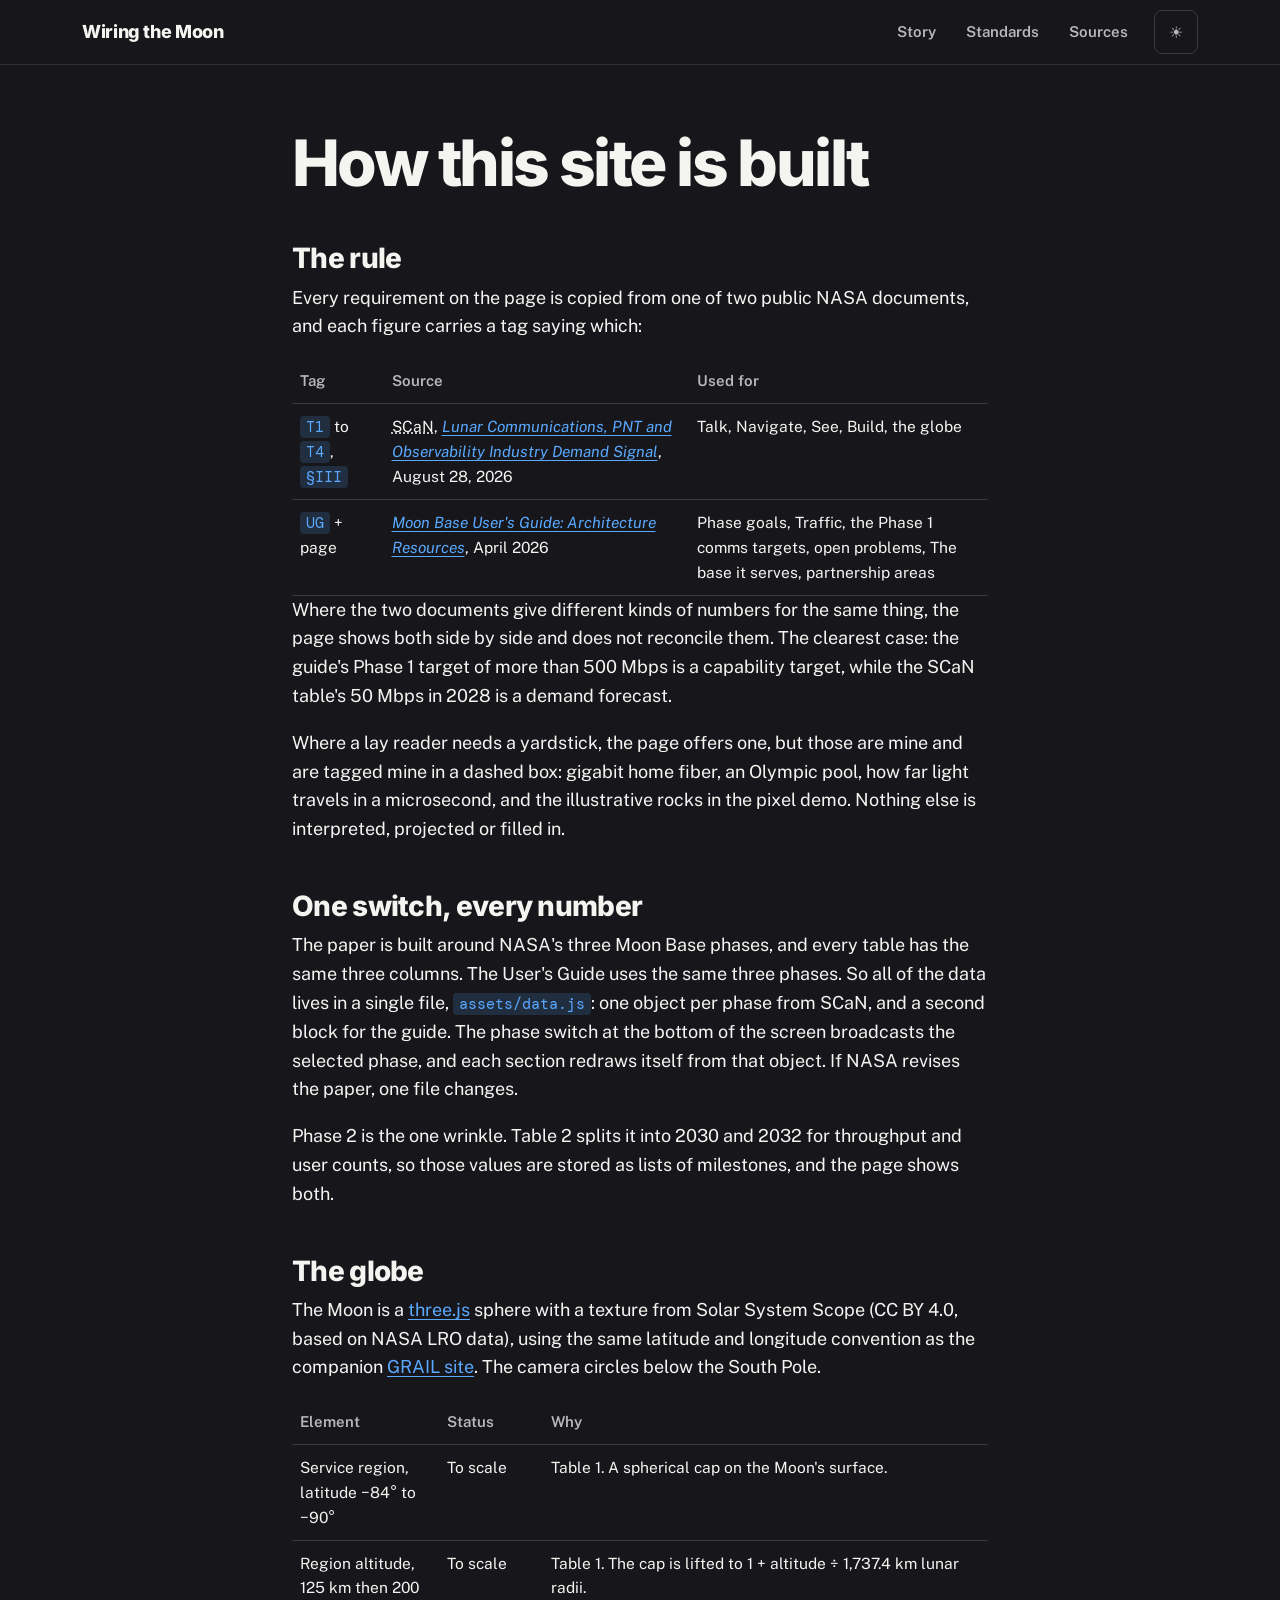
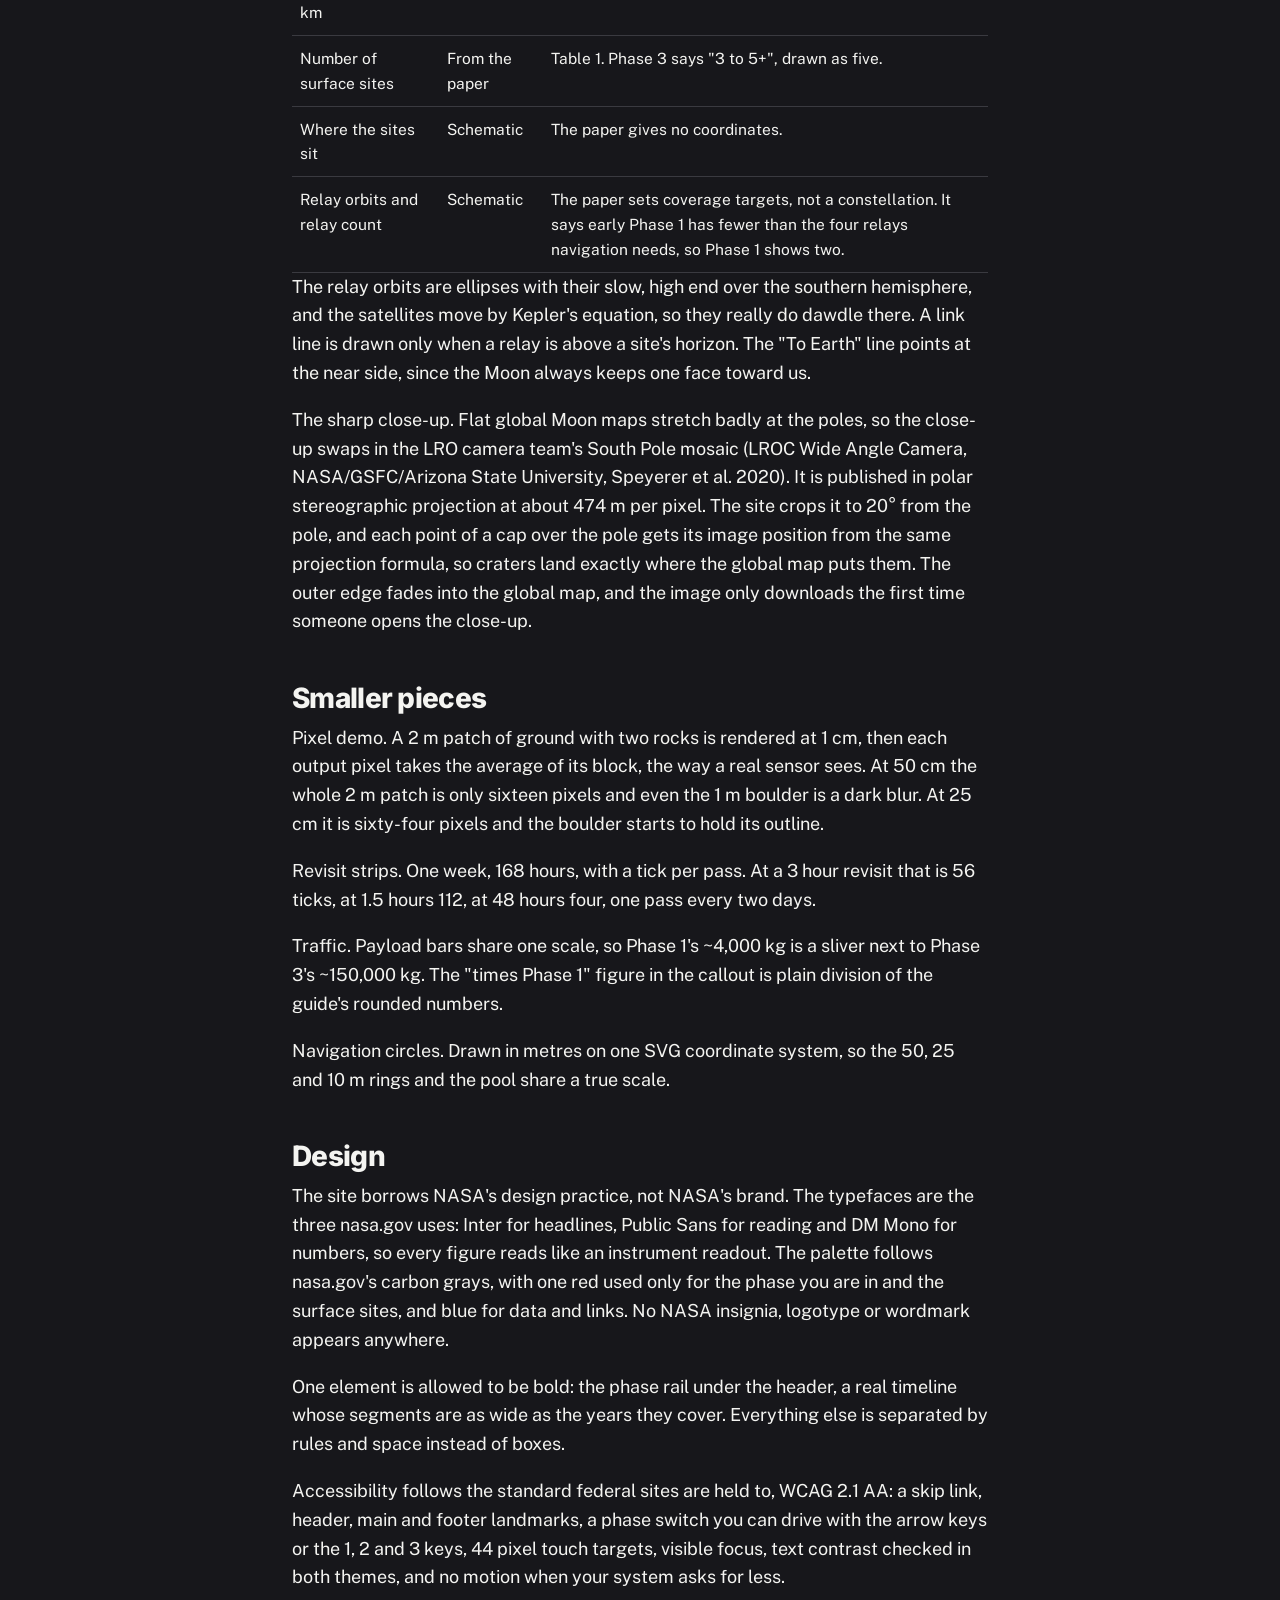
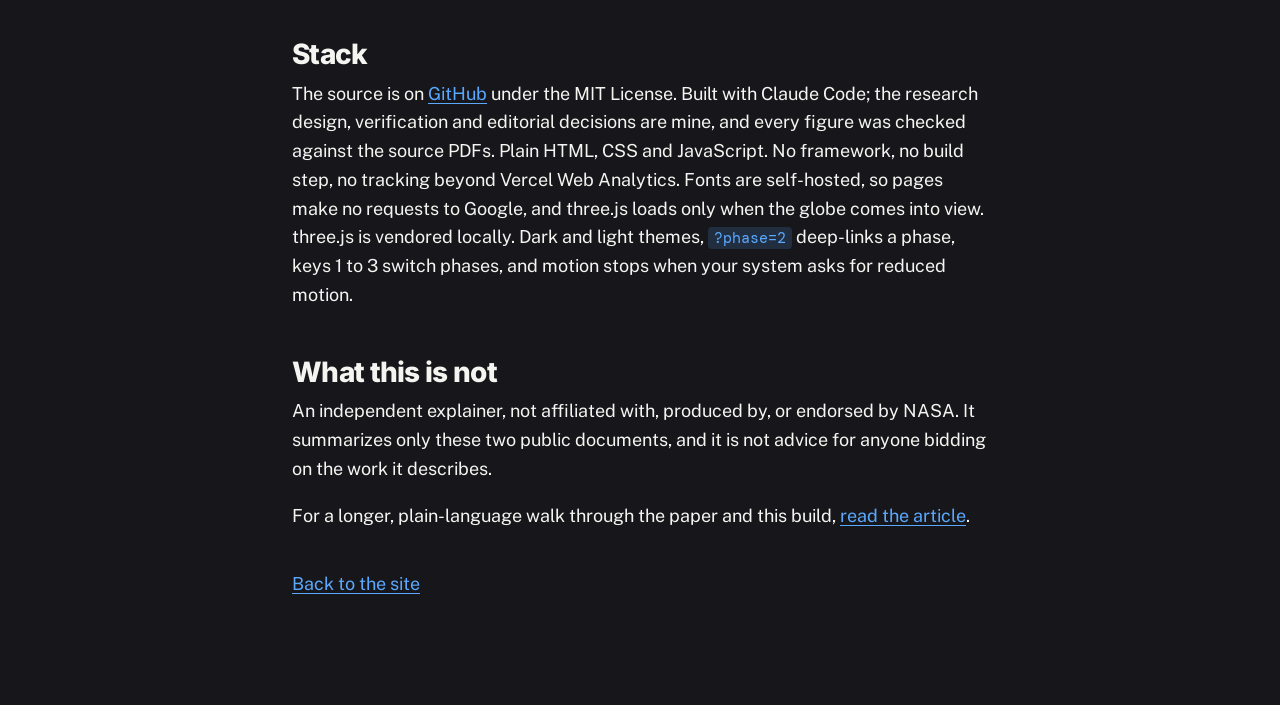
<file: how-it-works/index.html>
<!DOCTYPE html>
<html lang="en">
<head>
<meta charset="UTF-8">
<meta name="viewport" content="width=device-width, initial-scale=1.0">
<title>How it works · Wiring the Moon</title>
<meta name="robots" content="noindex">
<link rel="icon" href="data:image/svg+xml,%3Csvg xmlns=%22http://www.w3.org/2000/svg%22 viewBox=%220 0 32 32%22%3E%3Ccircle cx=%2216%22 cy=%2216%22 r=%2213%22 fill=%22%23b9b9bb%22/%3E%3Ccircle cx=%2216%22 cy=%2226%22 r=%223.5%22 fill=%22%23f64137%22/%3E%3C/svg%3E">
<link rel="preload" href="../assets/fonts/inter-700.woff2" as="font" type="font/woff2" crossorigin>
<link rel="preload" href="../assets/fonts/public-sans-400.woff2" as="font" type="font/woff2" crossorigin>
<link rel="stylesheet" href="../assets/fonts.css">
<link rel="stylesheet" href="../assets/site.css">
<style>
.doc{max-width:760px}
.doc h1{font-size:clamp(40px,5.6vw,64px);letter-spacing:-.04em;margin:8px 0 22px}
.doc h2{font-size:28px;margin:48px 0 10px}
.doc p,.doc li{color:var(--bone);font-size:18px;max-width:68ch}
.doc strong{color:var(--bone);font-weight:500}
.doc code{font-family:var(--mono);font-size:15px;color:var(--blue);background:var(--blue-soft);padding:1px 6px;border-radius:4px}
.doc table{width:100%;border-collapse:collapse;font-size:15.5px;margin-top:8px}
.doc th,.doc td{text-align:left;padding:10px 8px;border-bottom:1px solid var(--line);vertical-align:top;color:var(--bone)}
.doc th{font-weight:600;font-size:15px;color:var(--gray)}

@media(max-width:560px){.wrap{padding:0 16px}.doc table{font-size:14px}}
</style>
</head>
<body>
<a class="skip" href="#main">Skip to content</a>
<header class="site-header">
  <nav class="nav" aria-label="Site">
    <a class="brand" href="../">Wiring the Moon</a>
    <a class="link" href="../">Story</a>
    <a class="link" href="../standards/">Standards</a>
    <a class="link" href="../sources/">Sources</a>
    <button class="themebtn" id="theme-toggle" aria-label="Switch to light theme">☀</button>
  </nav>
</header>
<main id="main">
<section style="padding-top:56px;border-top:0">
  <div class="wrap doc">
    <h1 id="hero-title">How this site is built</h1>

    <h2>The rule</h2>
    <p>Every requirement on the page is copied from one of two public NASA documents, and each figure carries a tag saying which:</p>
    <table>
      <tr><th>Tag</th><th>Source</th><th>Used for</th></tr>
      <tr><td><code>T1</code> to <code>T4</code>, <code>§III</code></td><td>SCaN, <a href="https://www.nasa.gov/wp-content/uploads/2026/08/scan-cislunar-industry-demand-signal.pdf" target="_blank" rel="noopener"><em>Lunar Communications, PNT and Observability Industry Demand Signal</em></a>, August 28, 2026</td><td>Talk, Navigate, See, Build, the globe</td></tr>
      <tr><td><code>UG</code> + page</td><td><a href="https://www.nasa.gov/wp-content/uploads/2026/04/moon-base-architecture-users-guide.pdf" target="_blank" rel="noopener"><em>Moon Base User's Guide: Architecture Resources</em></a>, April 2026</td><td>Phase goals, Traffic, the Phase 1 comms targets, open problems, The base it serves, partnership areas</td></tr>
    </table>
    <p>Where the two documents give different kinds of numbers for the same thing, the page shows both side by side and does not reconcile them. The clearest case: the guide's Phase 1 target of more than 500 Mbps is a capability target, while the SCaN table's 50 Mbps in 2028 is a demand forecast.</p>
    <p>Where a lay reader needs a yardstick, the page offers one, but those are mine and are tagged <strong>mine</strong> in a dashed box: gigabit home fiber, an Olympic pool, how far light travels in a microsecond, and the illustrative rocks in the pixel demo. Nothing else is interpreted, projected or filled in.</p>

    <h2>One switch, every number</h2>
    <p>The paper is built around NASA's three Moon Base phases, and every table has the same three columns. The User's Guide uses the same three phases. So all of the data lives in a single file, <code>assets/data.js</code>: one object per phase from SCaN, and a second block for the guide. The phase switch at the bottom of the screen broadcasts the selected phase, and each section redraws itself from that object. If NASA revises the paper, one file changes.</p>
    <p>Phase 2 is the one wrinkle. Table 2 splits it into 2030 and 2032 for throughput and user counts, so those values are stored as lists of milestones, and the page shows both.</p>

    <h2>The globe</h2>
    <p>The Moon is a <a href="https://threejs.org/" target="_blank" rel="noopener">three.js</a> sphere with a texture from Solar System Scope (CC BY 4.0, based on NASA LRO data), using the same latitude and longitude convention as the companion <a href="https://grail.swapniltamse.com" target="_blank" rel="noopener">GRAIL site</a>. The camera circles below the South Pole.</p>
    <table>
      <tr><th>Element</th><th>Status</th><th>Why</th></tr>
      <tr><td>Service region, latitude −84° to −90°</td><td>To scale</td><td>Table 1. A spherical cap on the Moon's surface.</td></tr>
      <tr><td>Region altitude, 125 km then 200 km</td><td>To scale</td><td>Table 1. The cap is lifted to 1 + altitude ÷ 1,737.4 km lunar radii.</td></tr>
      <tr><td>Number of surface sites</td><td>From the paper</td><td>Table 1. Phase 3 says "3 to 5+", drawn as five.</td></tr>
      <tr><td>Where the sites sit</td><td>Schematic</td><td>The paper gives no coordinates.</td></tr>
      <tr><td>Relay orbits and relay count</td><td>Schematic</td><td>The paper sets coverage targets, not a constellation. It says early Phase 1 has fewer than the four relays navigation needs, so Phase 1 shows two.</td></tr>
    </table>
    <p>The relay orbits are ellipses with their slow, high end over the southern hemisphere, and the satellites move by Kepler's equation, so they really do dawdle there. A link line is drawn only when a relay is above a site's horizon. The "To Earth" line points at the near side, since the Moon always keeps one face toward us.</p>
    <p><strong>The sharp close-up.</strong> Flat global Moon maps stretch badly at the poles, so the close-up swaps in the LRO camera team's South Pole mosaic (LROC Wide Angle Camera, NASA/GSFC/Arizona State University, Speyerer et al. 2020). It is published in polar stereographic projection at about 474 m per pixel. The site crops it to 20° from the pole, and each point of a cap over the pole gets its image position from the same projection formula, so craters land exactly where the global map puts them. The outer edge fades into the global map, and the image only downloads the first time someone opens the close-up.</p>

    <h2>Smaller pieces</h2>
    <p><strong>Pixel demo.</strong> A 2 m patch of ground with two rocks is rendered at 1 cm, then each output pixel takes the average of its block, the way a real sensor sees. At 50 cm the whole 2 m patch is only sixteen pixels and even the 1 m boulder is a dark blur. At 25 cm it is sixty-four pixels and the boulder starts to hold its outline.</p>
    <p><strong>Revisit strips.</strong> One week, 168 hours, with a tick per pass. At a 3 hour revisit that is 56 ticks, at 1.5 hours 112, at 48 hours four, one pass every two days.</p>
    <p><strong>Traffic.</strong> Payload bars share one scale, so Phase 1's ~4,000 kg is a sliver next to Phase 3's ~150,000 kg. The "times Phase 1" figure in the callout is plain division of the guide's rounded numbers.</p>
    <p><strong>Navigation circles.</strong> Drawn in metres on one SVG coordinate system, so the 50, 25 and 10 m rings and the pool share a true scale.</p>

    <h2>Design</h2>
    <p>The site borrows NASA's design practice, not NASA's brand. The typefaces are the three nasa.gov uses: Inter for headlines, Public Sans for reading and DM Mono for numbers, so every figure reads like an instrument readout. The palette follows nasa.gov's carbon grays, with one red used only for the phase you are in and the surface sites, and blue for data and links. No NASA insignia, logotype or wordmark appears anywhere.</p>
    <p>One element is allowed to be bold: the phase rail under the header, a real timeline whose segments are as wide as the years they cover. Everything else is separated by rules and space instead of boxes.</p>
    <p>Accessibility follows the standard federal sites are held to, WCAG 2.1 AA: a skip link, header, main and footer landmarks, a phase switch you can drive with the arrow keys or the 1, 2 and 3 keys, 44 pixel touch targets, visible focus, text contrast checked in both themes, and no motion when your system asks for less.</p>

    <h2>Stack</h2>
    <p>The source is on <a href="https://github.com/swapniltamse/moonbase-explainer">GitHub</a> under the MIT License. Built with Claude Code; the research design, verification and editorial decisions are mine, and every figure was checked against the source PDFs. Plain HTML, CSS and JavaScript. No framework, no build step, no tracking beyond Vercel Web Analytics. Fonts are self-hosted, so pages make no requests to Google, and three.js loads only when the globe comes into view. three.js is vendored locally. Dark and light themes, <code>?phase=2</code> deep-links a phase, keys 1 to 3 switch phases, and motion stops when your system asks for reduced motion.</p>

    <h2>What this is not</h2>
    <p>An independent explainer, not affiliated with, produced by, or endorsed by NASA. It summarizes only these two public documents, and it is not advice for anyone bidding on the work it describes.</p>
    <p>For a longer, plain-language walk through the paper and this build, <a href="https://www.swapniltamse.com/article/wiring-the-moon">read the article</a>.</p>
    <p style="margin-top:40px"><a href="../">Back to the site</a></p>
  </div>
</section>
</main>
<script src="../assets/site.js"></script>
</body>
</html>
</file>
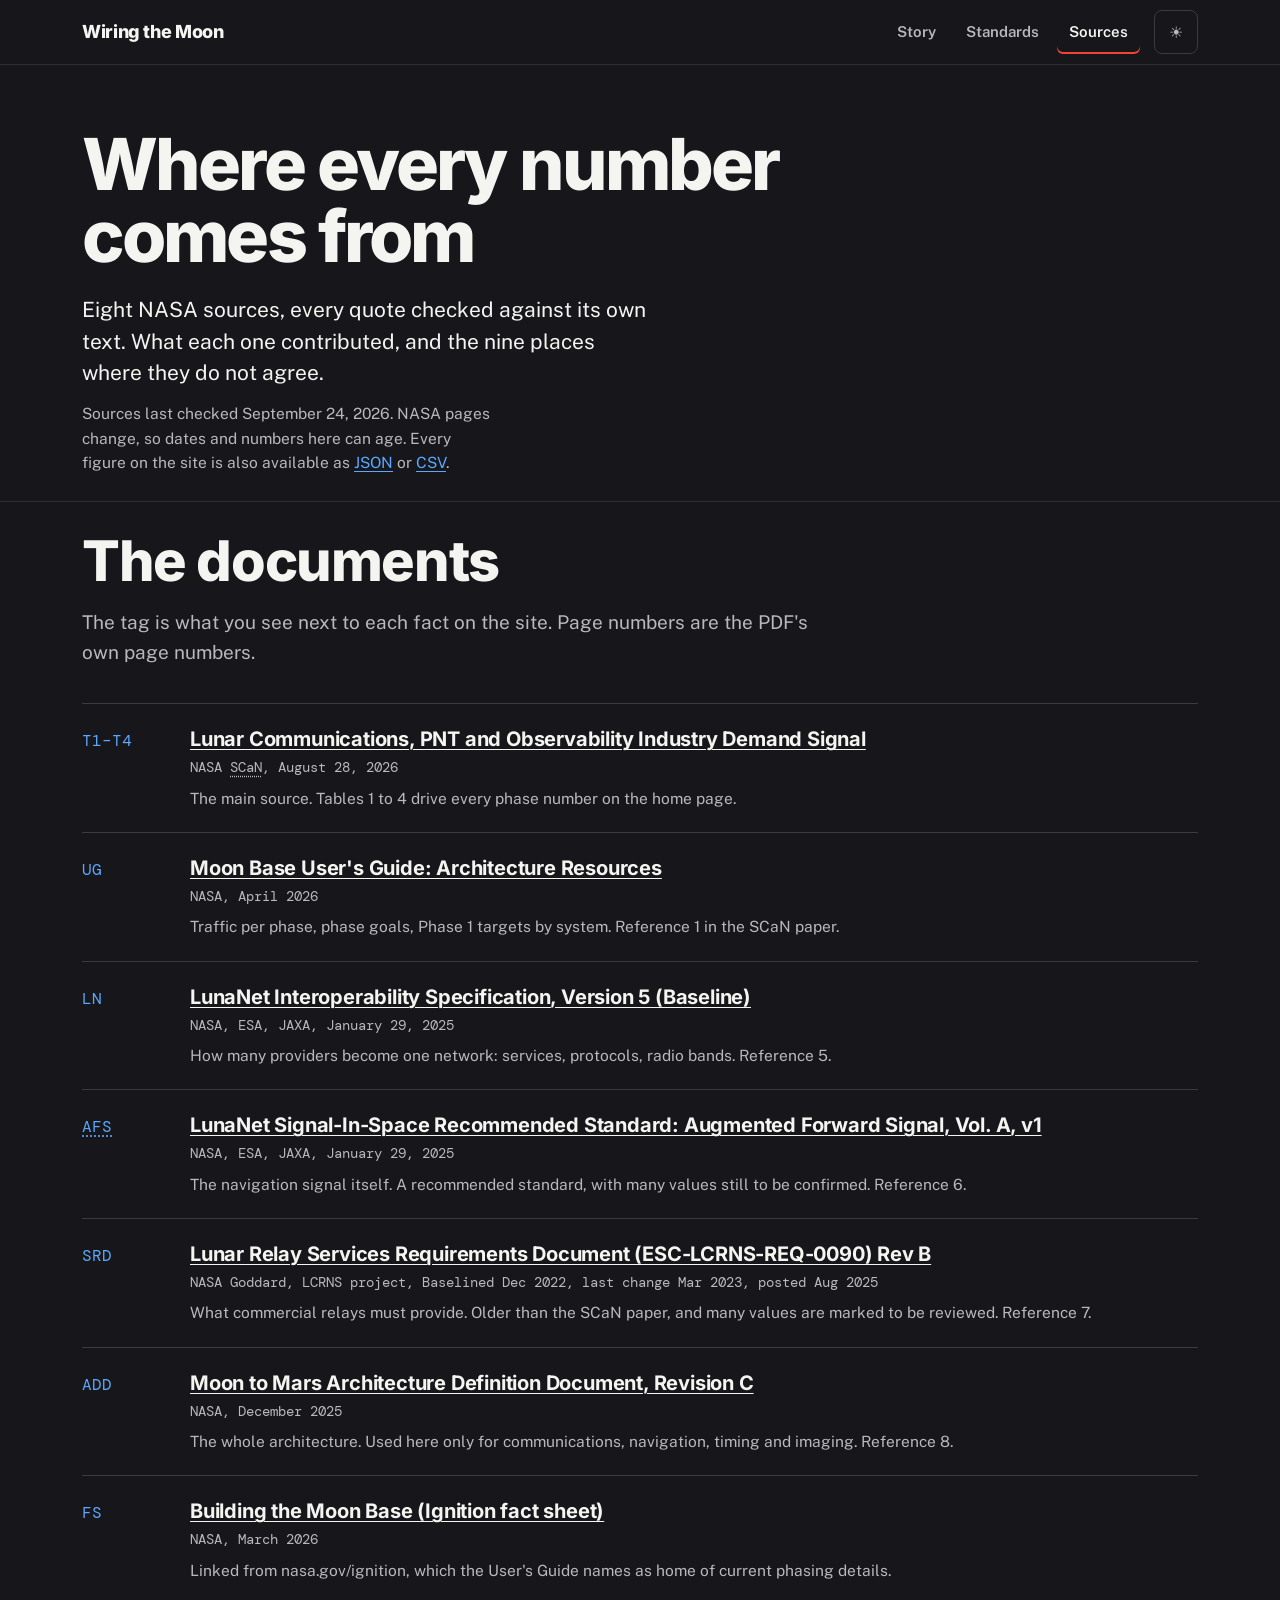
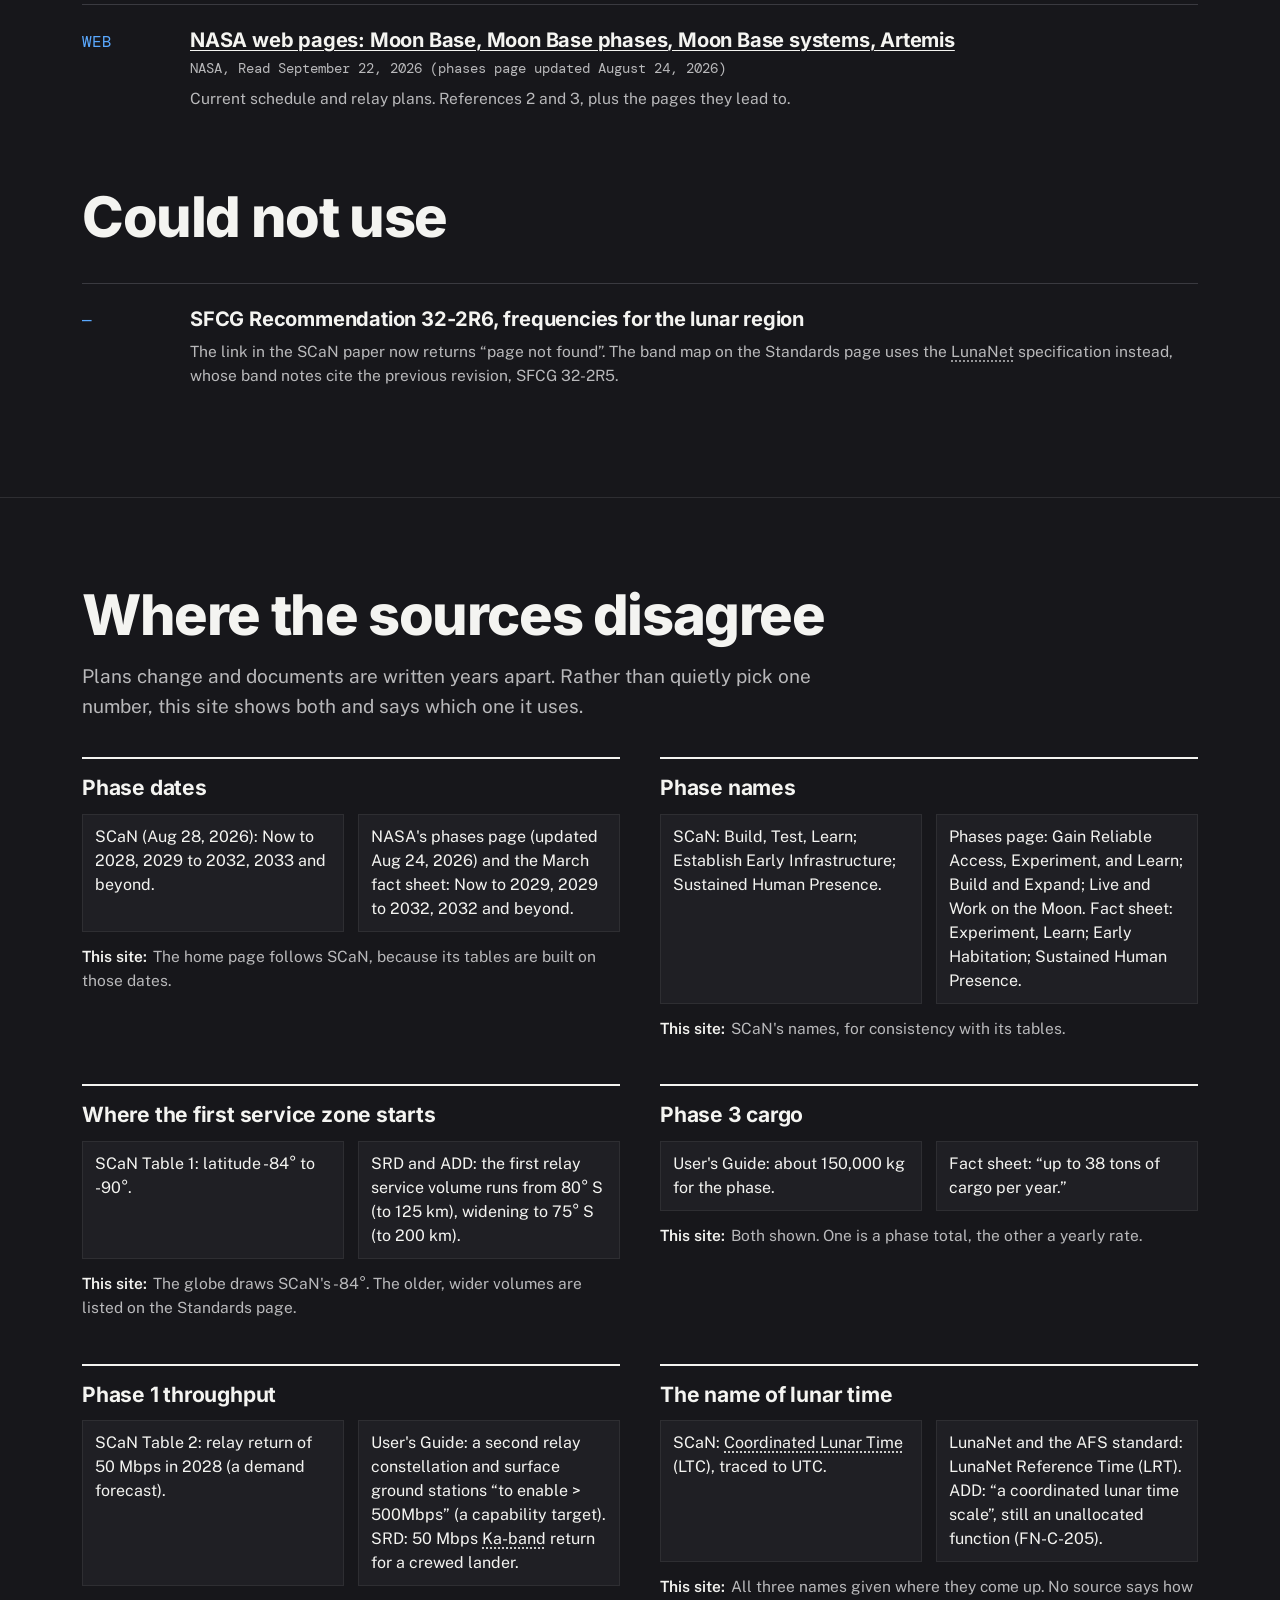
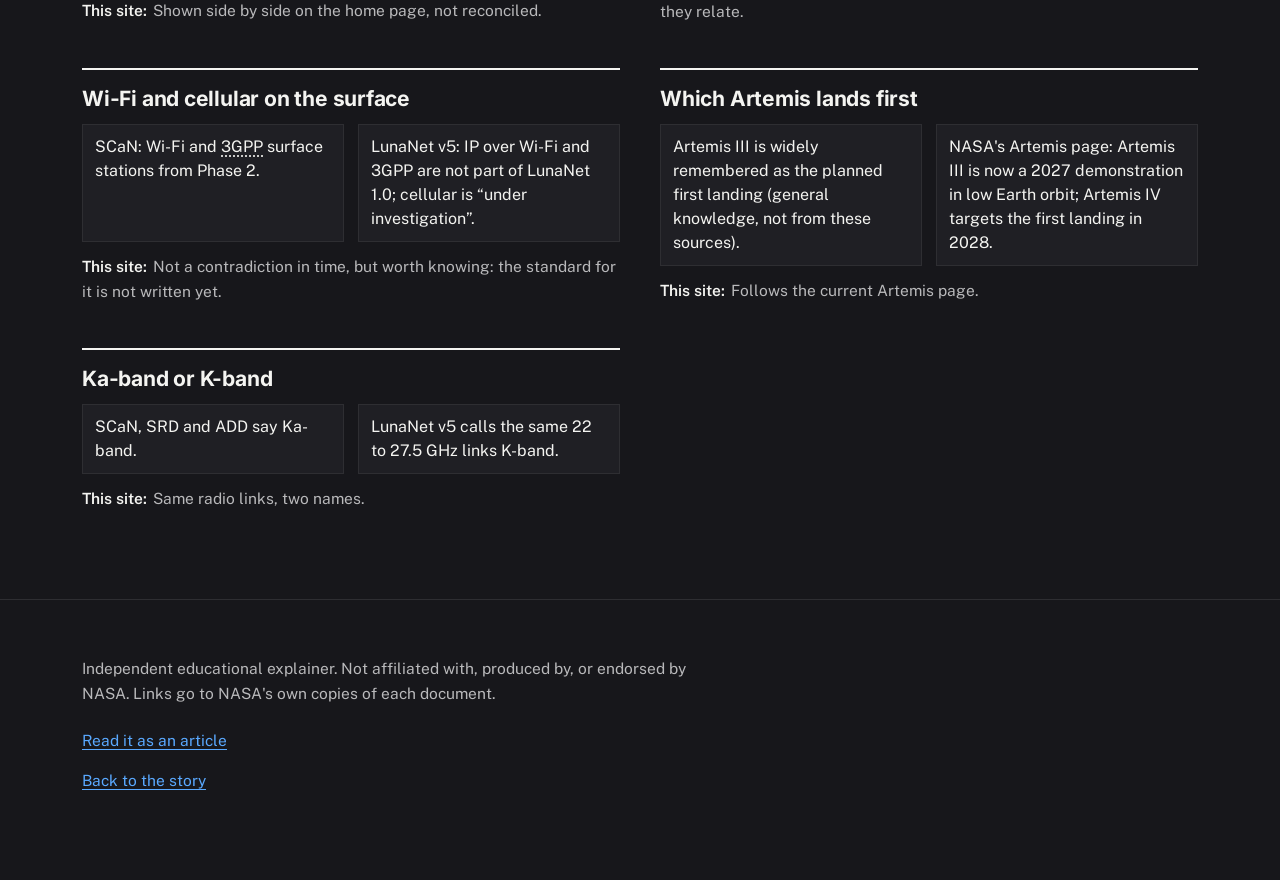
<file: sources/index.html>
<!DOCTYPE html>
<html lang="en">
<head>
<meta charset="UTF-8">
<meta name="viewport" content="width=device-width, initial-scale=1.0">
<title>Sources · Wiring the Moon</title>
<meta name="description" content="Every NASA document behind Wiring the Moon, what each one contributed, and the places where they disagree.">
<link rel="canonical" href="https://moonbase.swapniltamse.com/sources/">
<meta property="og:title" content="Where every number comes from">
<meta property="og:description" content="Eight NASA sources, what each contributed, and where they disagree.">
<meta property="og:image" content="https://moonbase.swapniltamse.com/assets/og.jpg">
<link rel="icon" href="data:image/svg+xml,%3Csvg xmlns=%22http://www.w3.org/2000/svg%22 viewBox=%220 0 32 32%22%3E%3Ccircle cx=%2216%22 cy=%2216%22 r=%2213%22 fill=%22%23b9b9bb%22/%3E%3Ccircle cx=%2216%22 cy=%2226%22 r=%223.5%22 fill=%22%23f64137%22/%3E%3C/svg%3E">
<link rel="preload" href="../assets/fonts/inter-700.woff2" as="font" type="font/woff2" crossorigin>
<link rel="preload" href="../assets/fonts/public-sans-400.woff2" as="font" type="font/woff2" crossorigin>
<link rel="stylesheet" href="../assets/fonts.css">
<link rel="stylesheet" href="../assets/site.css">
<link rel="stylesheet" href="../assets/moonbase.css">
<script defer src="https://cdn.vercel-insights.com/v1/script.js"></script>
<style>
.hero{padding:64px 0 10px}
.hero h1{font-size:clamp(40px,5.6vw,72px);letter-spacing:-.04em;line-height:1;max-width:16ch}
.hero .deck{font-size:21px;max-width:44ch;margin:22px 0 12px}
.srcs{display:grid;gap:0}
.srcrow{display:grid;grid-template-columns:90px 1fr;gap:18px;border-top:1px solid var(--line);padding:22px 0}
.srcrow:target{background:var(--blue-soft);outline:2px solid var(--blue);outline-offset:6px;border-radius:4px}
.srcrow{scroll-margin-top:90px}
.srcrow .tg{font-family:var(--mono);font-size:16px;color:var(--blue);padding-top:2px}
.srcrow h3{font-size:20px;margin:0 0 4px;line-height:1.3}
.srcrow h3 a{color:inherit}
.srcrow .meta{font-family:var(--mono);font-size:14px;color:var(--gray)}
.srcrow p{margin:8px 0 0;color:var(--bone-dim);font-size:15.5px;line-height:1.5}
.cf{border-top:2px solid var(--bone);padding-top:16px}
.cf h3{font-size:21px;margin:0 0 12px}
.cf .side{display:grid;grid-template-columns:1fr 1fr;gap:14px}
.cf .side div{font-size:16px;line-height:1.5;color:var(--bone);padding:10px 12px;background:var(--panel);border:1px solid var(--graphite)}
.cf .site{margin-top:12px;font-size:15.5px;color:var(--gray)}
.cf .site b{color:var(--bone);font-weight:600;margin-right:6px}
.cfs{display:grid;grid-template-columns:1fr 1fr;gap:44px 40px}
@media(max-width:800px){.cfs,.cf .side{grid-template-columns:1fr}.srcrow{grid-template-columns:1fr;gap:6px}}
</style>
</head>
<body data-page="sources">
<a class="skip" href="#main">Skip to content</a>
<header class="site-header">
  <nav class="nav" aria-label="Site">
    <a class="brand" href="../">Wiring the Moon</a>
    <a class="link" href="../">Story</a>
    <a class="link" href="../standards/">Standards</a>
    <a class="link" href="../sources/" aria-current="page">Sources</a>
    <button class="themebtn" id="theme-toggle" aria-label="Switch to light theme">☀</button>
  </nav>
</header>
<main id="main">

<section class="hero">
  <div class="wrap">
    <h1 id="hero-title">Where every number comes from</h1>
    <p class="deck">Eight NASA sources, every quote checked against its own text. What each one contributed, and the nine places where they do not agree.</p>
    <p class="srcnote" id="checked"></p>
  </div>
</section>

<section id="list" style="padding-top:30px">
  <div class="wrap">
    <div class="section-head"><h2>The documents</h2><p>The tag is what you see next to each fact on the site. Page numbers are the PDF's own page numbers.</p></div>
    <div class="srcs" id="srcs"></div>
    <div class="section-head" style="margin-top:56px"><h2>Could not use</h2></div>
    <div class="srcs" id="unread"></div>
  </div>
</section>

<section id="disagree">
  <div class="wrap">
    <div class="section-head"><h2>Where the sources disagree</h2><p>Plans change and documents are written years apart. Rather than quietly pick one number, this site shows both and says which one it uses.</p></div>
    <div class="cfs" id="cfs"></div>
  </div>
</section>

</main>

<footer>
  <div class="wrap">
    <div class="disclaimer">Independent educational explainer. Not affiliated with, produced by, or endorsed by NASA. Links go to NASA's own copies of each document.</div>
    <p class="byline"><a href="https://www.swapniltamse.com/article/wiring-the-moon">Read it as an article</a></p>
    <p class="byline"><a href="../">Back to the story</a></p>
  </div>
</footer>

<script src="../assets/site.js"></script>
<script src="../assets/refs.js"></script>
<script>
const $ = id => document.getElementById(id);
$('cfs').innerHTML = window.CONFLICTS.map(c => `<div class="cf reveal in"><h3>${c.k}</h3>
  <div class="side"><div>${c.a}</div><div>${c.b}</div></div>
  <div class="site"><b>This site:</b>${c.site}</div></div>`).join('');
$('srcs').innerHTML = window.SOURCES.map(s => `<div class="srcrow reveal in" id="src-${s.tag}"><div class="tg">${s.tag === 'T' ? 'T1–T4' : s.tag}</div>
  <div><h3><a href="${s.url}" target="_blank" rel="noopener">${s.title}</a></h3>
  <div class="meta">${s.org}, ${s.date}</div><p>${s.note}</p></div></div>`).join('');
$('checked').innerHTML = `Sources last checked ${window.CHECKED}. NASA pages change, so dates and numbers here can age. Every figure on the site is also available as <a href="../assets/moonbase-data.json" download>JSON</a> or <a href="../assets/moonbase-data.csv" download>CSV</a>.`;
$('unread').innerHTML = window.UNREAD.map(s => `<div class="srcrow"><div class="tg">—</div><div><h3>${s.title}</h3><p>${s.why}</p></div></div>`).join('');
</script>
</body>
</html>
</file>
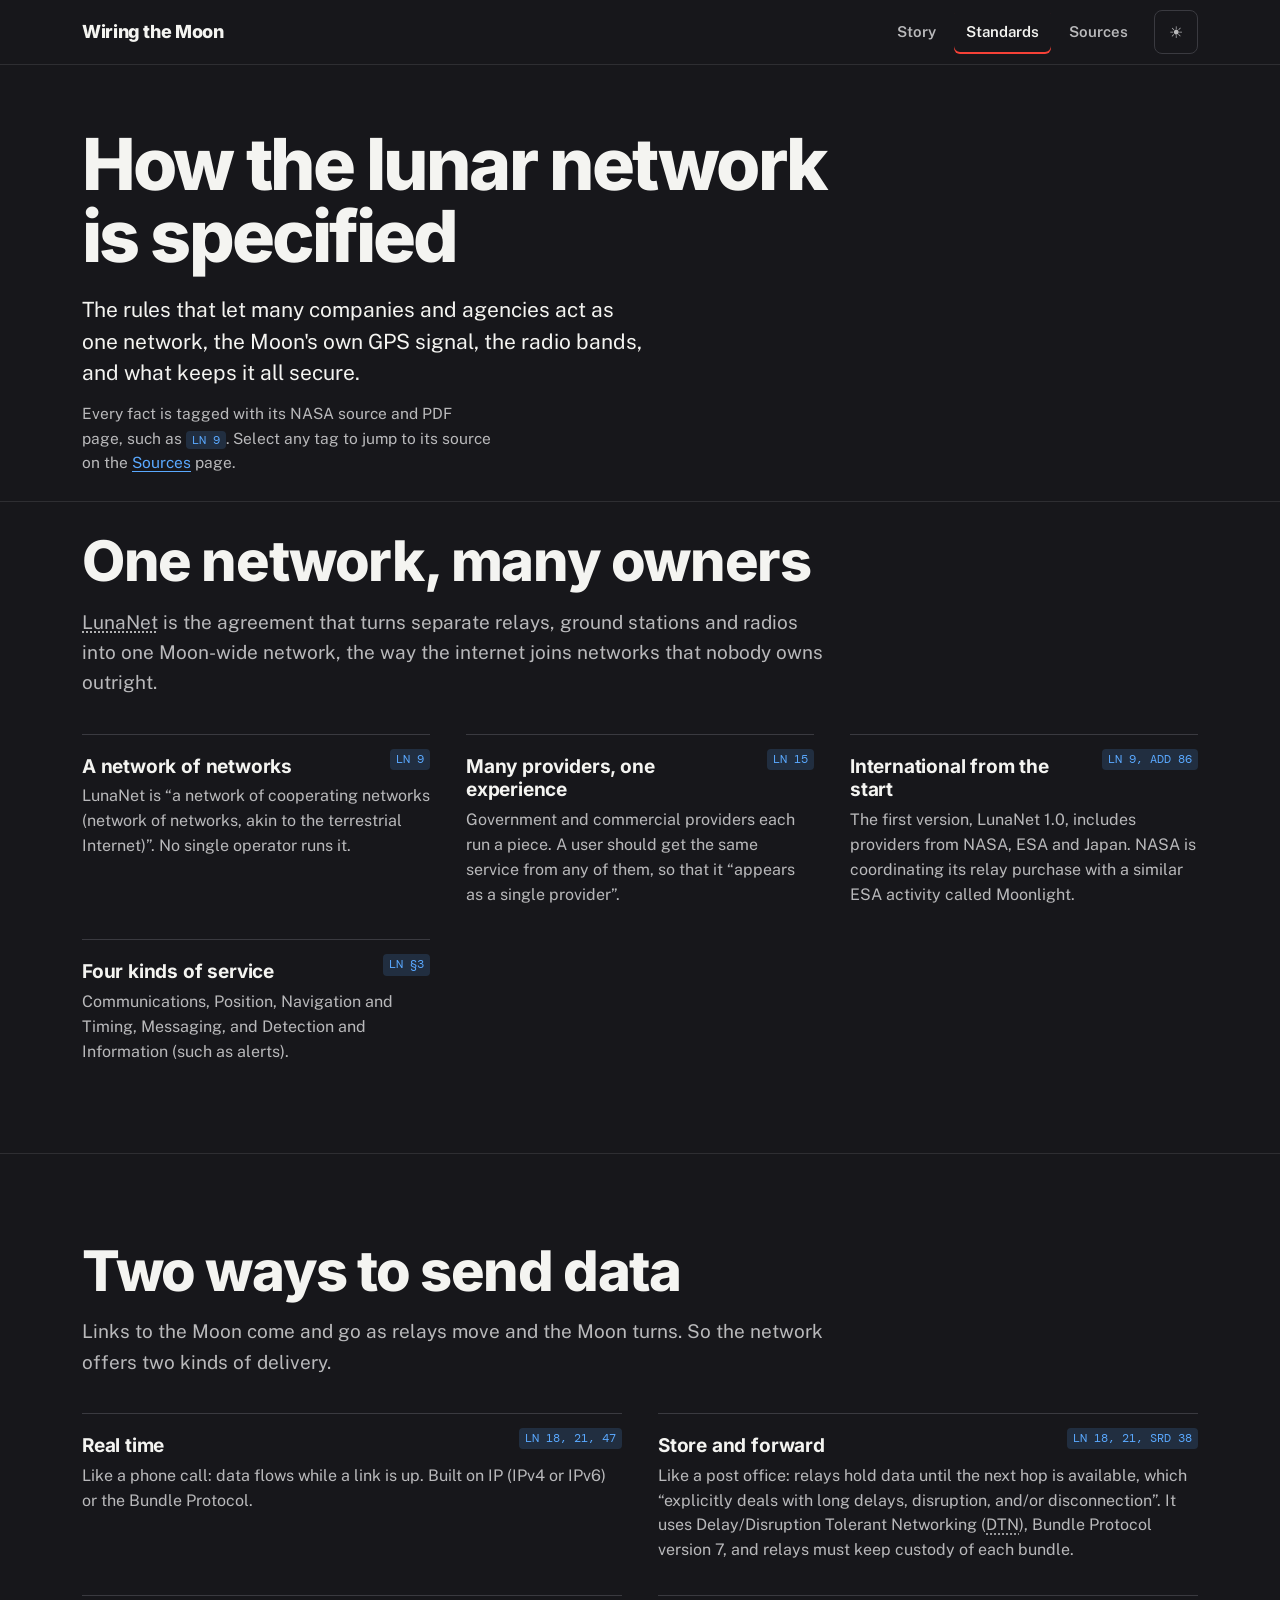
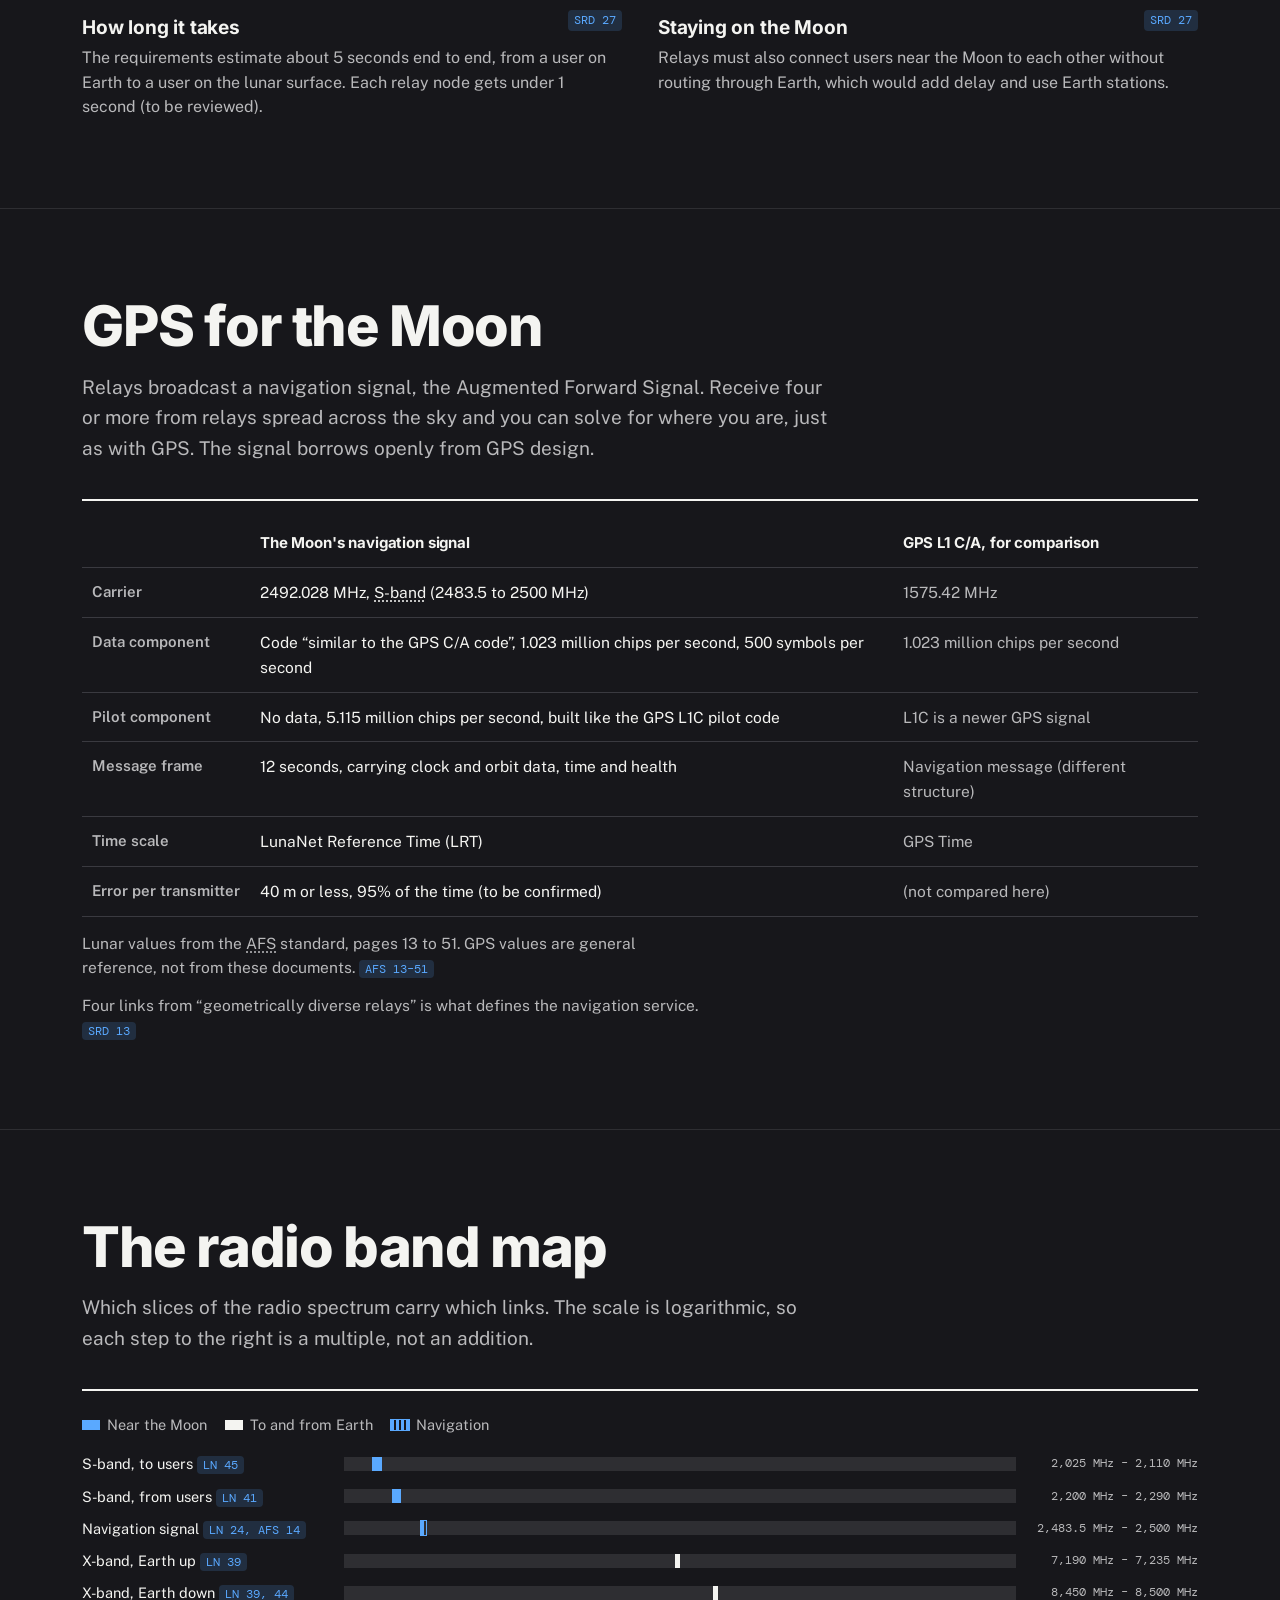
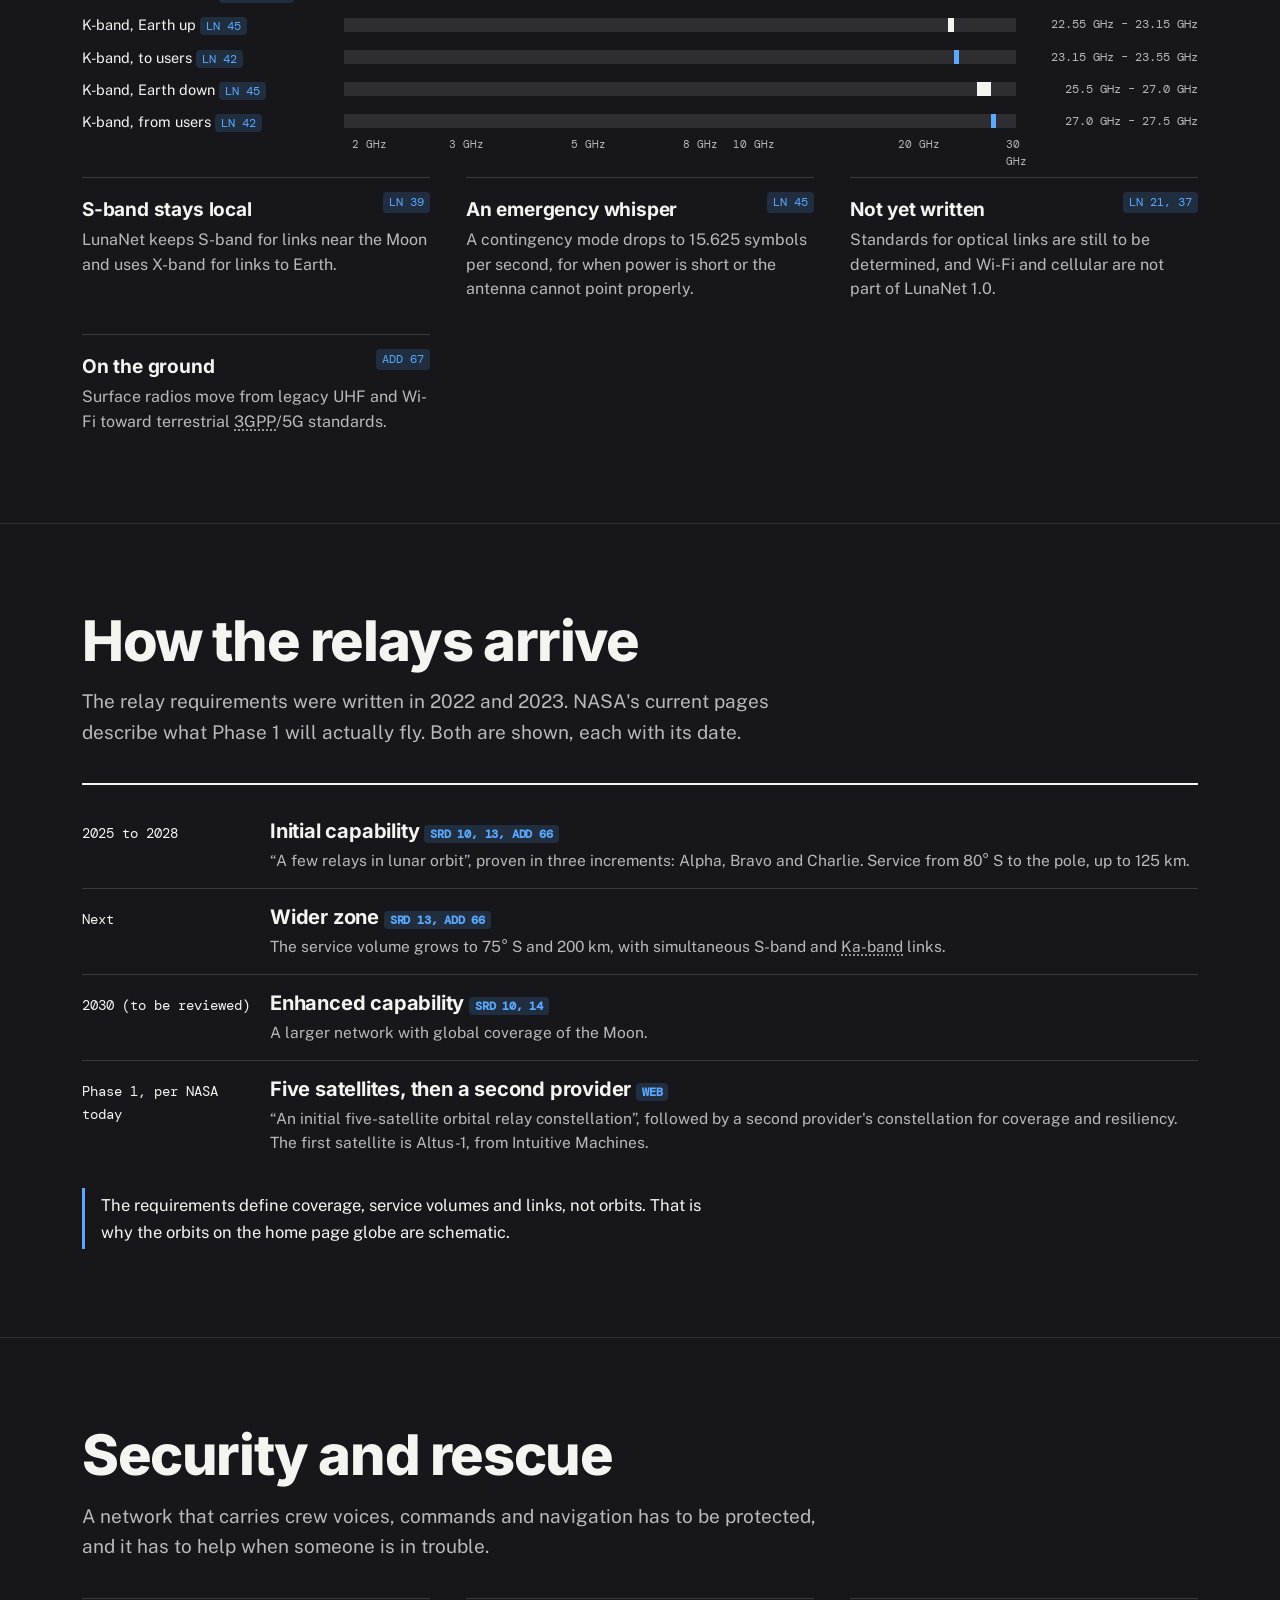
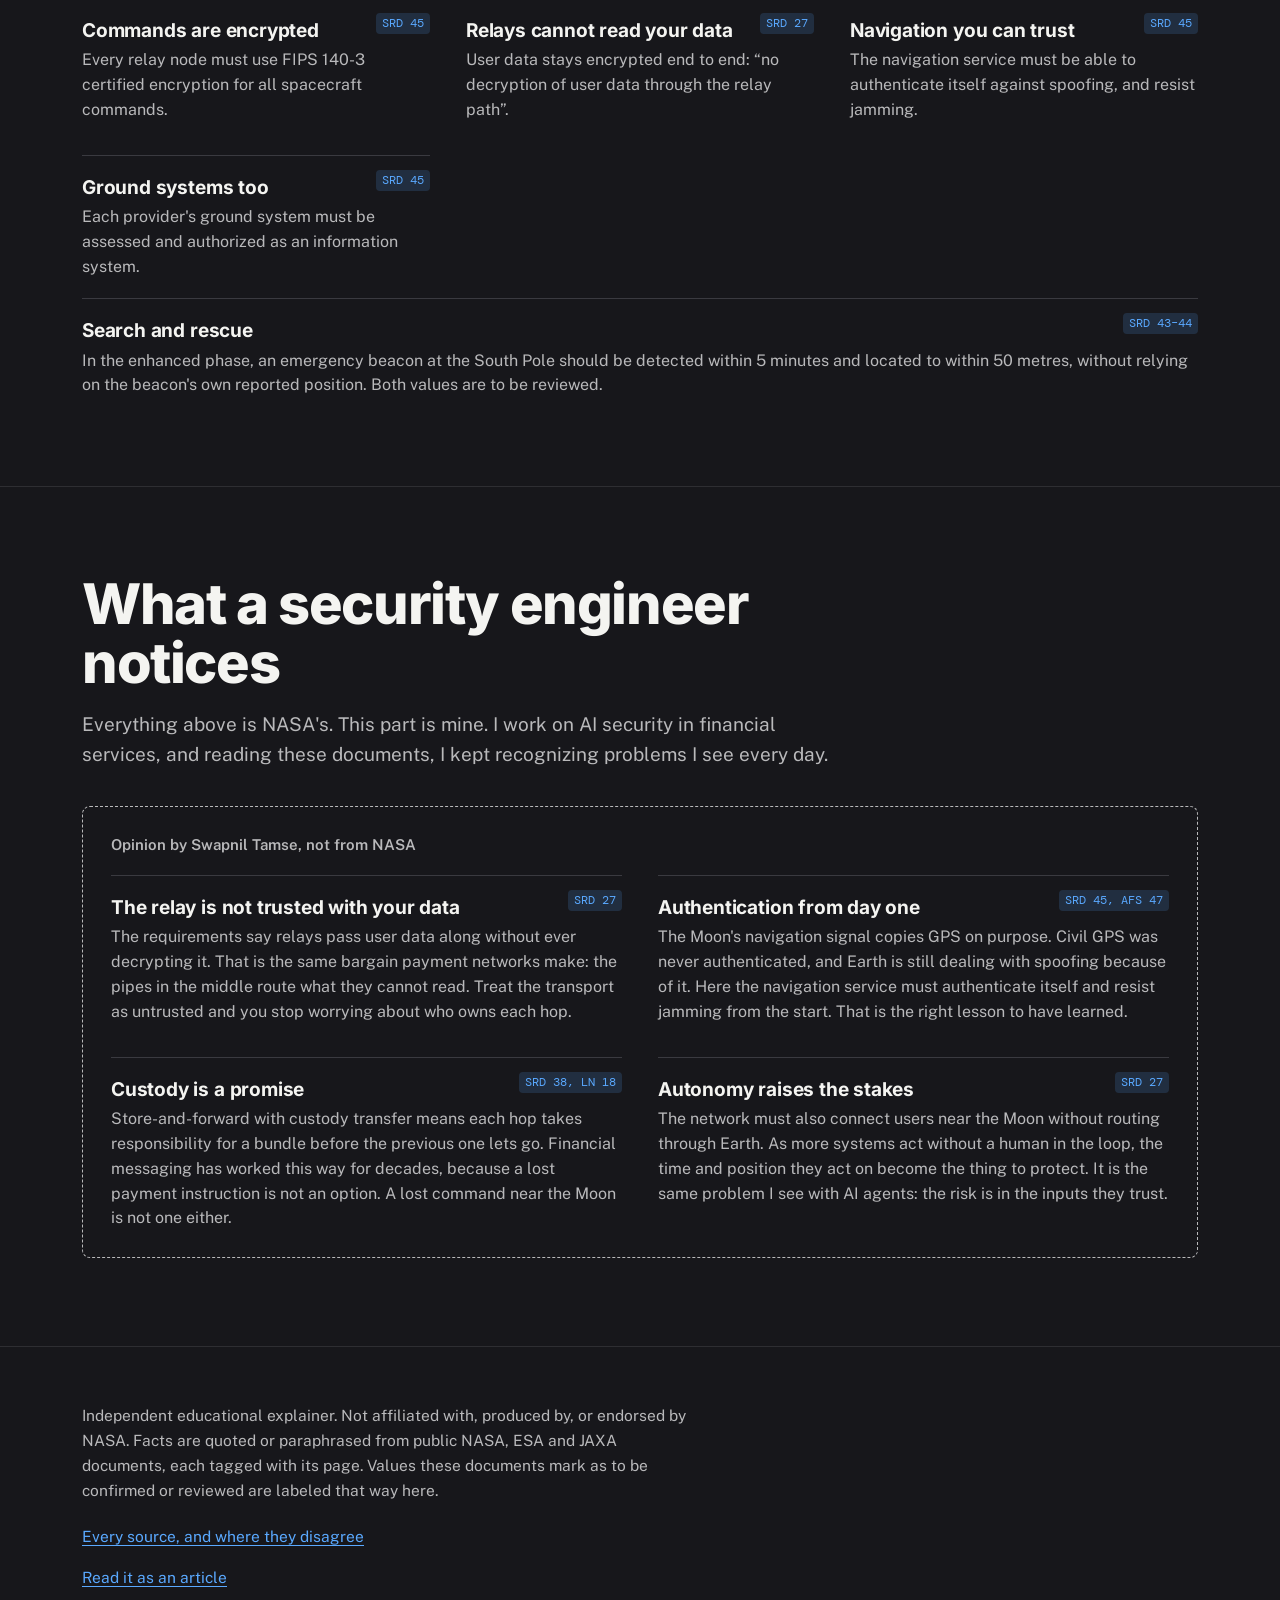
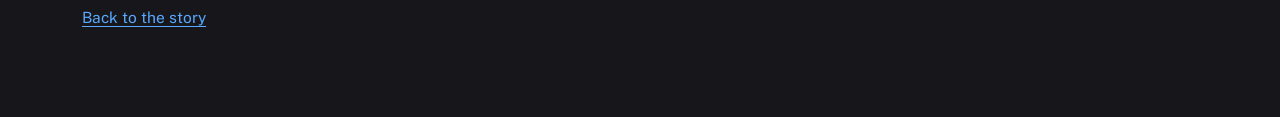
<file: standards/index.html>
<!DOCTYPE html>
<html lang="en">
<head>
<meta charset="UTF-8">
<meta name="viewport" content="width=device-width, initial-scale=1.0">
<title>The Standards · Wiring the Moon</title>
<meta name="description" content="How the lunar network is specified: LunaNet, the Moon's GPS-like navigation signal, the radio band map, relay build-out and security. Every fact traced to a NASA document.">
<link rel="canonical" href="https://moonbase.swapniltamse.com/standards/">
<meta property="og:title" content="How the lunar network is specified">
<meta property="og:description" content="LunaNet, the Moon's own GPS signal, the radio bands and relay security, every fact traced to a NASA document.">
<meta property="og:image" content="https://moonbase.swapniltamse.com/assets/og.jpg">
<link rel="icon" href="data:image/svg+xml,%3Csvg xmlns=%22http://www.w3.org/2000/svg%22 viewBox=%220 0 32 32%22%3E%3Ccircle cx=%2216%22 cy=%2216%22 r=%2213%22 fill=%22%23b9b9bb%22/%3E%3Ccircle cx=%2216%22 cy=%2226%22 r=%223.5%22 fill=%22%23f64137%22/%3E%3C/svg%3E">
<link rel="preload" href="../assets/fonts/inter-700.woff2" as="font" type="font/woff2" crossorigin>
<link rel="preload" href="../assets/fonts/public-sans-400.woff2" as="font" type="font/woff2" crossorigin>
<link rel="stylesheet" href="../assets/fonts.css">
<link rel="stylesheet" href="../assets/site.css">
<link rel="stylesheet" href="../assets/moonbase.css">
<script defer src="https://cdn.vercel-insights.com/v1/script.js"></script>
<style>
.hero{padding:64px 0 10px}
.hero h1{font-size:clamp(40px,5.6vw,72px);letter-spacing:-.04em;line-height:1;max-width:16ch}
.hero .deck{font-size:21px;max-width:44ch;margin:22px 0 12px}
.hero .srcnote{color:var(--gray);font-size:15.5px}
.src-chip{font-family:var(--mono);font-size:12px;color:var(--blue);background:var(--blue-soft);border-radius:4px;padding:1px 6px;white-space:nowrap}
.ask .src-chip{float:right;margin-left:8px}
.gpst{width:100%;border-collapse:collapse;font-size:15.5px}
.gpst th,.gpst td{text-align:left;padding:12px 10px;border-bottom:1px solid var(--line);vertical-align:top}
.gpst th{font-family:var(--display);font-size:15px;font-weight:700;color:var(--bone);letter-spacing:-.01em}
.gpst td:first-child{color:var(--gray);font-weight:600;font-size:15px;white-space:nowrap}
.gpst td:nth-child(3){color:var(--bone-dim)}
.bandmap{display:grid;gap:9px}
.brow2{display:grid;grid-template-columns:250px 1fr 170px;gap:12px;align-items:center;font-size:14.5px}
.brow2 .bn{color:var(--bone)}
.brow2 .br{font-family:var(--mono);font-size:12px;color:var(--bone-dim);text-align:right;white-space:nowrap}
.btrack{position:relative;height:14px;background:var(--graphite)}
.btrack i{position:absolute;top:0;bottom:0;min-width:5px}
.g-near{background:var(--blue)} .g-earth{background:var(--bone)} .g-nav{background:repeating-linear-gradient(90deg,var(--blue) 0 3px,transparent 3px 5px);outline:1px solid var(--blue)}
.bticks{display:grid;grid-template-columns:250px 1fr 170px;gap:12px;margin-top:4px}
.bticks .tk{position:relative;height:18px;font-family:var(--mono);font-size:10.5px;color:var(--bone-dim)}
.bticks .tk span{position:absolute;transform:translateX(-50%)}
.bkey{display:flex;gap:18px;flex-wrap:wrap;font-size:14.5px;color:var(--bone-dim);margin:4px 0 16px}
.bkey span{display:inline-flex;align-items:center;gap:7px}
.bkey i{width:18px;height:10px;display:inline-block}
.opinion{border:1px dashed var(--gray);border-radius:8px;padding:26px 28px}
.opinion .by{font-size:15px;font-weight:600;color:var(--gray);margin-bottom:18px}

.asks.two{grid-template-columns:repeat(2,1fr)}
.tline{display:grid;gap:0}
.tline .ti{display:grid;grid-template-columns:170px 1fr;gap:18px;padding:16px 0;border-bottom:1px solid var(--line)}
.tline .ti:last-child{border-bottom:0}
.tline .tw{font-family:var(--mono);font-size:14px;color:var(--bone);padding-top:3px}
.tline h3{font-size:20px;margin:0 0 4px}
.tline p{margin:0;color:var(--bone-dim);font-size:15.5px;line-height:1.55}
@media(max-width:700px){
  .asks.two{grid-template-columns:1fr}
  .opinion{padding:18px 14px}
  .brow2,.bticks{grid-template-columns:1fr}
  .brow2 .br{text-align:left}
  .bticks .lab,.bticks .rt{display:none}
  .tline .ti{grid-template-columns:1fr;gap:4px}
  .gpst{font-size:14px}
  .gpst td:first-child{white-space:normal}
}
</style>
</head>
<body data-page="standards">
<a class="skip" href="#main">Skip to content</a>
<header class="site-header">
  <nav class="nav" aria-label="Site">
    <a class="brand" href="../">Wiring the Moon</a>
    <a class="link" href="../">Story</a>
    <a class="link" href="../standards/" aria-current="page">Standards</a>
    <a class="link" href="../sources/">Sources</a>
    <button class="themebtn" id="theme-toggle" aria-label="Switch to light theme">☀</button>
  </nav>
</header>
<main id="main">

<section class="hero">
  <div class="wrap">
    <h1 id="hero-title">How the lunar network is specified</h1>
    <p class="deck">The rules that let many companies and agencies act as one network, the Moon's own GPS signal, the radio bands, and what keeps it all secure.</p>
    <p class="srcnote">Every fact is tagged with its NASA source and PDF page, such as <span class="src-chip">LN 9</span>. Select any tag to jump to its source on the <a href="../sources/">Sources</a> page.</p>
  </div>
</section>

<section id="lunanet" style="padding-top:30px">
  <div class="wrap">
    <div class="section-head"><h2>One network, many owners</h2><p>LunaNet is the agreement that turns separate relays, ground stations and radios into one Moon-wide network, the way the internet joins networks that nobody owns outright.</p></div>
    <div class="asks" id="s-lunanet"></div>
  </div>
</section>

<section id="send">
  <div class="wrap">
    <div class="section-head"><h2>Two ways to send data</h2><p>Links to the Moon come and go as relays move and the Moon turns. So the network offers two kinds of delivery.</p></div>
    <div class="asks two" id="s-send"></div>
  </div>
</section>

<section id="gps">
  <div class="wrap">
    <div class="section-head"><h2>GPS for the Moon</h2><p>Relays broadcast a navigation signal, the Augmented Forward Signal. Receive four or more from relays spread across the sky and you can solve for where you are, just as with GPS. The signal borrows openly from GPS design.</p></div>
    <div class="card w12 reveal">
      <table class="gpst" id="s-gps"><caption class="sr-only">The Moon's navigation signal compared with GPS L1 C/A</caption></table>
      <div class="note" id="s-gpsnote"></div>
      <div class="note">Four links from “geometrically diverse relays” is what defines the navigation service. <span class="src-chip">SRD 13</span></div>
    </div>
  </div>
</section>

<section id="bands">
  <div class="wrap">
    <div class="section-head"><h2>The radio band map</h2><p>Which slices of the radio spectrum carry which links. The scale is logarithmic, so each step to the right is a multiple, not an addition.</p></div>
    <div class="card w12 reveal">
      <div class="bkey"><span><i class="g-near"></i>Near the Moon</span><span><i class="g-earth"></i>To and from Earth</span><span><i class="g-nav"></i>Navigation</span></div>
      <div class="bandmap" id="s-bands"></div>
      <div class="bticks"><div class="lab"></div><div class="tk" id="s-ticks"></div><div class="rt"></div></div>
      <div class="asks" id="s-bandnotes" style="margin-top:22px"></div>
    </div>
  </div>
</section>

<section id="relays">
  <div class="wrap">
    <div class="section-head"><h2>How the relays arrive</h2><p>The relay requirements were written in 2022 and 2023. NASA's current pages describe what Phase 1 will actually fly. Both are shown, each with its date.</p></div>
    <div class="card w12 reveal">
      <div class="tline" id="s-relays"></div>
      <div class="callout" id="s-relaynote"></div>
    </div>
  </div>
</section>

<section id="security">
  <div class="wrap">
    <div class="section-head"><h2>Security and rescue</h2><p>A network that carries crew voices, commands and navigation has to be protected, and it has to help when someone is in trouble.</p></div>
    <div class="asks" id="s-security"></div>
    <div class="asks" id="s-sar" style="margin-top:18px;grid-template-columns:1fr"></div>
  </div>
</section>

<section id="notes">
  <div class="wrap">
    <div class="section-head"><h2>What a security engineer notices</h2><p>Everything above is NASA's. This part is mine. I work on AI security in financial services, and reading these documents, I kept recognizing problems I see every day.</p></div>
    <div class="opinion reveal">
      <div class="by">Opinion by Swapnil Tamse, not from NASA</div>
      <div class="asks two" id="s-notes"></div>
    </div>
  </div>
</section>

</main>

<footer>
  <div class="wrap">
    <div class="disclaimer">Independent educational explainer. Not affiliated with, produced by, or endorsed by NASA. Facts are quoted or paraphrased from public NASA, ESA and JAXA documents, each tagged with its page. Values these documents mark as to be confirmed or reviewed are labeled that way here.</div>
    <p class="byline"><a href="../sources/">Every source, and where they disagree</a></p>
    <p class="byline"><a href="https://www.swapniltamse.com/article/wiring-the-moon">Read it as an article</a></p>
    <p class="byline"><a href="../">Back to the story</a></p>
  </div>
</footer>

<script src="../assets/site.js"></script>
<script src="../assets/refs.js"></script>
<script>
const $ = id => document.getElementById(id), T = window.STD;
const chip = s => `<span class="src-chip">${s}</span>`;
const cards = (arr) => arr.map(c => `<div class="ask reveal in">${chip(c.src)}<h3>${c.t}</h3><p>${c.d}</p></div>`).join('');
$('s-lunanet').innerHTML = cards(T.lunanet);
$('s-send').innerHTML = cards(T.send);
$('s-security').innerHTML = cards(T.security);
$('s-sar').innerHTML = cards(T.sar);
$('s-bandnotes').innerHTML = cards(T.bandNotes);
$('s-notes').innerHTML = cards(window.NOTES);

$('s-gps').insertAdjacentHTML('beforeend', T.gps.map((r, i) => i === 0
  ? `<tr>${r.map((c, j) => `<th scope="col">${c || (j === 0 ? '<span class="sr-only">Property</span>' : '')}</th>`).join('')}</tr>`
  : `<tr>${r.map(c => `<td>${c}</td>`).join('')}</tr>`).join(''));
$('s-gpsnote').innerHTML = T.gpsNote + ' ' + chip('AFS 13–51');

/* Log-scale band map: 1.8 GHz to 30 GHz. */
const LO = Math.log10(1800), HI = Math.log10(30000);
const x = mhz => (Math.log10(mhz) - LO) / (HI - LO) * 100;
const G = { 'Near the Moon': 'g-near', 'To and from Earth': 'g-earth', 'Navigation': 'g-nav' };
const fmtF = m => m >= 10000 ? (m / 1000).toFixed(2).replace(/0$/, '') + ' GHz' : m.toLocaleString('en-US') + ' MHz';
$('s-bands').innerHTML = T.bands.map(([l, g, a, b, src]) =>
  `<div class="brow2"><span class="bn">${l} ${chip(src)}</span>
   <div class="btrack" role="img" aria-label="${l}: ${fmtF(a)} to ${fmtF(b)}"><i class="${G[g]}" style="left:${x(a)}%;width:${x(b) - x(a)}%"></i></div>
   <span class="br">${fmtF(a)} – ${fmtF(b)}</span></div>`).join('');
$('s-ticks').innerHTML = [2000, 3000, 5000, 8000, 10000, 20000, 30000]
  .map(m => `<span style="left:${x(m)}%">${m / 1000} GHz</span>`).join('');

$('s-relays').innerHTML = T.relays.map(r => `<div class="ti"><div class="tw">${r.when}</div><div><h3>${r.t} ${chip(r.src)}</h3><p>${r.d}</p></div></div>`).join('');
$('s-relaynote').textContent = T.relayNote;
</script>
</body>
</html>
</file>
<file: assets/fonts.css>
/* Self-hosted Latin subsets of Inter, Public Sans and DM Mono (SIL Open Font License). */
@font-face{font-family:'DM Mono';font-style:normal;font-weight:400;font-display:swap;src:url(fonts/dm-mono-400.woff2) format('woff2');unicode-range:U+0000-00FF, U+0131, U+0152-0153, U+02BB-02BC, U+02C6, U+02DA, U+02DC, U+0304, U+0308, U+0329, U+2000-206F, U+20AC, U+2122, U+2191, U+2193, U+2212, U+2215, U+FEFF, U+FFFD}
@font-face{font-family:'DM Mono';font-style:normal;font-weight:500;font-display:swap;src:url(fonts/dm-mono-500.woff2) format('woff2');unicode-range:U+0000-00FF, U+0131, U+0152-0153, U+02BB-02BC, U+02C6, U+02DA, U+02DC, U+0304, U+0308, U+0329, U+2000-206F, U+20AC, U+2122, U+2191, U+2193, U+2212, U+2215, U+FEFF, U+FFFD}
@font-face{font-family:'Inter';font-style:normal;font-weight:700;font-display:swap;src:url(fonts/inter-700.woff2) format('woff2');unicode-range:U+0000-00FF, U+0131, U+0152-0153, U+02BB-02BC, U+02C6, U+02DA, U+02DC, U+0304, U+0308, U+0329, U+2000-206F, U+20AC, U+2122, U+2191, U+2193, U+2212, U+2215, U+FEFF, U+FFFD}
@font-face{font-family:'Inter';font-style:normal;font-weight:800;font-display:swap;src:url(fonts/inter-700.woff2) format('woff2');unicode-range:U+0000-00FF, U+0131, U+0152-0153, U+02BB-02BC, U+02C6, U+02DA, U+02DC, U+0304, U+0308, U+0329, U+2000-206F, U+20AC, U+2122, U+2191, U+2193, U+2212, U+2215, U+FEFF, U+FFFD}
@font-face{font-family:'Public Sans';font-style:italic;font-weight:400;font-display:swap;src:url(fonts/public-sans-400-italic.woff2) format('woff2');unicode-range:U+0000-00FF, U+0131, U+0152-0153, U+02BB-02BC, U+02C6, U+02DA, U+02DC, U+0304, U+0308, U+0329, U+2000-206F, U+20AC, U+2122, U+2191, U+2193, U+2212, U+2215, U+FEFF, U+FFFD}
@font-face{font-family:'Public Sans';font-style:normal;font-weight:400;font-display:swap;src:url(fonts/public-sans-400.woff2) format('woff2');unicode-range:U+0000-00FF, U+0131, U+0152-0153, U+02BB-02BC, U+02C6, U+02DA, U+02DC, U+0304, U+0308, U+0329, U+2000-206F, U+20AC, U+2122, U+2191, U+2193, U+2212, U+2215, U+FEFF, U+FFFD}
@font-face{font-family:'Public Sans';font-style:normal;font-weight:600;font-display:swap;src:url(fonts/public-sans-400.woff2) format('woff2');unicode-range:U+0000-00FF, U+0131, U+0152-0153, U+02BB-02BC, U+02C6, U+02DA, U+02DC, U+0304, U+0308, U+0329, U+2000-206F, U+20AC, U+2122, U+2191, U+2193, U+2212, U+2215, U+FEFF, U+FFFD}
</file>
<file: assets/site.css>
/* Wiring the Moon: base design system.
   Typefaces are the ones nasa.gov uses (Inter, Public Sans, DM Mono) and the
   palette is nasa.gov's carbon-and-signal family. No NASA marks are used: this
   is an independent site. Every text/background pair below meets WCAG 2.1 AA. */
:root{
  --carbon:#17171b;      /* page */
  --panel:#1f1f24;       /* raised figures */
  --graphite:#2e2e32;    /* rules, tracks */
  --line:#3a3a40;
  --bone:#f4f4f1;        /* primary text, 16:1 on carbon */
  --gray:#b9b9bb;        /* secondary text, 9:1 on carbon */
  --red:#f64137;         /* the current phase and surface sites, nothing else */
  --on-red:#17171b;
  --blue:#5aa9ff;        /* data and links, 7:1 on carbon */
  --blue-soft:rgba(90,169,255,.16);
  --maxw:1180px;--measure:68ch;
  --display:"Inter",system-ui,-apple-system,"Segoe UI",sans-serif;
  --body:"Public Sans",system-ui,-apple-system,"Segoe UI",sans-serif;
  --mono:"DM Mono",ui-monospace,"SFMono-Regular",Menlo,monospace;
  color-scheme:dark;
}
body.light{
  --carbon:#f7f7f5;--panel:#ffffff;--graphite:#e3e3e0;--line:#d1d1d1;
  --bone:#17171b;--gray:#58585b;--red:#c42f22;--on-red:#ffffff;
  --blue:#1a4480;--blue-soft:rgba(26,68,128,.1);
  color-scheme:light;
}
*{box-sizing:border-box}
html{scroll-behavior:smooth;-webkit-text-size-adjust:100%}
body{margin:0;background:var(--carbon);color:var(--bone);font-family:var(--body);font-size:18px;line-height:1.6;
  -webkit-font-smoothing:antialiased;overflow-x:hidden}
a{color:var(--blue);text-underline-offset:3px;text-decoration-thickness:1px}
a:hover{text-decoration-thickness:2px}
:focus-visible{outline:3px solid var(--blue);outline-offset:3px;border-radius:4px}
h1,h2,h3{font-family:var(--display);margin:0;letter-spacing:-.025em;line-height:1.05}
h1{font-weight:800}
h2{font-weight:800;font-size:clamp(34px,5vw,56px)}
h3{font-weight:700;font-size:21px;letter-spacing:-.01em;line-height:1.25}
p{margin:0 0 1em}
.wrap{max-width:var(--maxw);margin:0 auto;padding:0 32px}
.mono{font-family:var(--mono)}
.sr-only{position:absolute;width:1px;height:1px;padding:0;margin:-1px;overflow:hidden;clip:rect(0,0,0,0);white-space:nowrap;border:0}

/* Skip link: first focusable element on every page. */
.skip{position:absolute;left:16px;top:-60px;z-index:100;background:var(--bone);color:var(--carbon);padding:10px 16px;
  border-radius:6px;font-weight:600;text-decoration:none}
.skip:focus{top:12px}

/* Header */
.site-header{position:sticky;top:0;z-index:50;background:var(--carbon);border-bottom:1px solid var(--graphite)}
.nav{display:flex;align-items:center;gap:6px;max-width:var(--maxw);margin:0 auto;padding:10px 32px;min-height:60px}
.nav .brand{font-family:var(--display);font-weight:800;font-size:18px;letter-spacing:-.02em;color:var(--bone);
  text-decoration:none;margin-right:auto;white-space:nowrap}
.nav a.link{font-size:15px;font-weight:600;color:var(--gray);text-decoration:none;padding:10px 12px;border-radius:6px;min-height:44px;
  display:inline-flex;align-items:center}
.nav a.link:hover{color:var(--bone)}
.nav a.link[aria-current="page"]{color:var(--bone);box-shadow:inset 0 -2px 0 var(--red)}
.themebtn{margin-left:8px;width:44px;height:44px;border-radius:8px;border:1px solid var(--line);background:transparent;
  color:var(--gray);cursor:pointer;font-size:16px;flex:none}
.themebtn:hover{color:var(--bone)}

/* Page scaffolding */
main{display:block}
section{padding:88px 0;border-top:1px solid var(--graphite);scroll-margin-top:130px}
.section-head{max-width:var(--measure);margin-bottom:36px}
.section-head h2{margin-bottom:16px}
.section-head p{color:var(--gray);font-size:19px}
.reveal{opacity:1;transform:none}   /* no per-section entrance motion */

/* Footer */
footer{border-top:1px solid var(--graphite);padding:56px 0 72px;color:var(--gray);font-size:15.5px}
footer .disclaimer{max-width:var(--measure);margin-bottom:22px}
footer .src{font-size:15px;line-height:1.9}
footer .byline{margin-top:14px;color:var(--bone)}

@media(prefers-reduced-motion:reduce){*{animation:none!important;transition:none!important;scroll-behavior:auto!important}}
@media(max-width:700px){
  body{font-size:17px}
  .wrap{padding:0 16px}
  .nav{padding:8px 16px;gap:0}
  .nav a.link{padding:10px 8px;font-size:14px}
  section{padding:60px 0;scroll-margin-top:120px}
}
@media(max-width:560px){
  .nav{flex-wrap:wrap;padding:6px 12px 0}
  .nav .brand{flex:1 1 auto;font-size:17px}
  .themebtn{order:1}
  .nav a.link{order:2;padding:8px 10px 10px;min-height:44px}
  .nav a.link:first-of-type{padding-left:0}
}
</file>
<file: assets/moonbase.css>
/* Wiring the Moon: components. Tokens live in site.css.
   Rules of thumb: red marks "where you are" (the phase) and surface sites,
   blue carries data, numbers are set in DM Mono, everything else stays quiet.
   Figures are separated by rules and space, not boxed into identical cards. */
body{--link:var(--blue);--bone-dim:var(--gray)}   /* aliases resolve per theme on body */

/* ---------- Phase rail: the one bold element. Widths follow the years. ---------- */
.rail-wrap{border-top:1px solid var(--graphite);background:var(--carbon)}
.phasebar{display:flex;max-width:var(--maxw);margin:0 auto;padding:0 32px}
.phasebar button{position:relative;flex:1 1 0;min-height:52px;border:0;background:transparent;color:var(--gray);cursor:pointer;
  text-align:left;padding:8px 14px 10px;font:inherit;border-left:1px solid var(--graphite)}
.phasebar button:last-child{border-right:1px solid var(--graphite)}
.phasebar button[data-n="1"]{flex-grow:3}.phasebar button[data-n="2"]{flex-grow:4}.phasebar button[data-n="3"]{flex-grow:3}
.phasebar button b{display:block;font-family:var(--display);font-weight:800;font-size:15px;letter-spacing:-.01em;color:var(--bone)}
.phasebar button span{font-family:var(--mono);font-size:12.5px}
.phasebar button::after{content:"";position:absolute;left:0;right:0;bottom:0;height:4px;background:var(--graphite)}
.phasebar button[aria-checked="true"]{color:var(--bone)}
.phasebar button[aria-checked="true"]::after{background:var(--red)}
.phasebar button:hover::after{background:var(--gray)}
.phasebar button[aria-checked="true"]:hover::after{background:var(--red)}
.phasebar button:focus-visible{outline-offset:-3px}

/* ---------- Hero ---------- */
.hero{border-top:0;padding:64px 0 40px}
.hero-grid{display:grid;grid-template-columns:minmax(0,1fr) minmax(0,1.05fr);gap:48px;align-items:center}
.hero h1{font-size:clamp(44px,6.4vw,84px);letter-spacing:-.04em;line-height:.98;max-width:12ch}
.hero .deck{font-size:21px;line-height:1.5;color:var(--bone);max-width:34ch;margin:26px 0 18px}
.hero .srcnote{font-size:15.5px;color:var(--gray);max-width:46ch}
.jump{display:flex;flex-wrap:wrap;gap:4px 18px;margin-top:22px;font-size:15.5px;font-weight:600}
.jump a{min-height:44px;display:inline-flex;align-items:center}

/* ---------- At a glance ---------- */
.glance{padding:36px 0 44px}
.glance h2{font-size:clamp(22px,2.6vw,28px);font-weight:700;letter-spacing:-.015em;margin-bottom:22px;max-width:40ch}
.glance-grid{display:grid;grid-template-columns:repeat(4,minmax(0,1fr));gap:24px 32px;margin:0}
.glance-grid>div{border-top:2px solid var(--bone);padding-top:14px}
.glance-grid dt{font-family:var(--mono);font-size:clamp(28px,3.2vw,40px);letter-spacing:-.02em;line-height:1.1}
.glance-grid dt{white-space:nowrap}
.glance-grid dt small{font-size:.45em;color:var(--gray);margin-left:6px;letter-spacing:0}
.glance-grid dd{margin:6px 0 0;color:var(--gray);font-size:15.5px;line-height:1.45}
@media(max-width:900px){.glance-grid{grid-template-columns:repeat(2,minmax(0,1fr))}}

/* ---------- Glossary hover terms ---------- */
abbr.gl{text-decoration:underline dotted;text-underline-offset:3px;cursor:help}

/* ---------- Fold: on small screens, secondary figures open on request ---------- */
.fold-btn{display:none;font:600 15px var(--body);min-height:44px;padding:8px 14px;margin-top:4px;border-radius:8px;
  border:1px solid var(--line);background:transparent;color:var(--bone);cursor:pointer}
@media(max-width:700px){
  .fold-btn{display:inline-flex;align-items:center}
  .card.fold.folded>:not(h3):not(.fold-btn){display:none}
}

/* ---------- Globe ---------- */
.globe-holder{position:relative;width:100%;aspect-ratio:1/1;max-width:600px;margin:0 auto}
#globe{width:100%;height:100%;display:block;cursor:grab;touch-action:pan-y;border-radius:8px}
#globe:active{cursor:grabbing}
.globe-holder .loading{position:absolute;inset:0;display:grid;place-items:center;font-size:15px;color:var(--gray)}
.fallimg{position:absolute;inset:0;width:100%;height:100%;object-fit:cover;border-radius:50%;display:none;opacity:.85}
.marklayer{position:absolute;inset:0;pointer-events:none;overflow:hidden;z-index:5}
.mk{position:absolute;transform:translate(-50%,-50%);display:flex;align-items:center;gap:6px;transition:opacity .5s;
  font-family:var(--mono);font-size:12px;color:#f4f4f1;white-space:nowrap}
.mk .d{width:var(--sz,11px);height:var(--sz,11px);border-radius:50%;background:#f64137;box-shadow:0 0 0 2px #17171b,0 0 12px 2px rgba(246,65,55,.55);flex:none}
.mk.site .t{display:none}
.mk .t{background:rgba(23,23,27,.88);padding:3px 8px;border-radius:4px;border:1px solid #3a3a40}
.mk.earth .t{color:#5aa9ff}
.mk.tag{transform:translate(16px,-50%);transition:opacity .35s}
.mk.tag .t{font-size:12.5px}
.mk.relay{transform:translate(12px,-120%)}
.mk.above{transform:translate(-50%,-160%)}
.mk.relay .t{color:#5aa9ff}
.mk.earth{transform:translate(-50%,-50%)}
.scalebar{position:absolute;left:16px;bottom:16px;z-index:6;display:flex;align-items:center;gap:8px;font-family:var(--mono);font-size:12px;
  color:#f4f4f1;transition:opacity .35s;pointer-events:none}
.scalebar i{display:block;height:6px;border:2px solid #f4f4f1;border-top:0}
.scalebar span{white-space:nowrap}
.scalebar em{font-style:normal;font-family:var(--body);font-size:11.5px;color:#b9b9bb;margin-left:10px}
.globe-ctrls{display:flex;flex-wrap:wrap;gap:8px;justify-content:center;margin-top:14px}
.globe-ctrls button{font:600 15px var(--body);min-height:44px;padding:8px 16px;border-radius:8px;border:1px solid var(--line);
  background:transparent;color:var(--gray);cursor:pointer}
.globe-ctrls button:hover{color:var(--bone);border-color:var(--gray)}
.globe-ctrls button[aria-pressed="true"]:not(.pause){background:var(--bone);color:var(--carbon);border-color:var(--bone)}
.legend{display:flex;gap:8px 18px;flex-wrap:wrap;justify-content:center;margin-top:14px;font-size:14px;color:var(--gray)}
.legend span{display:inline-flex;align-items:center;gap:7px}
.legend i{display:inline-block;flex:none}
.lg-site i{width:10px;height:10px;border-radius:50%;background:var(--red)}
.lg-relay i{width:9px;height:9px;transform:rotate(45deg);background:var(--blue)}
.lg-link i{width:18px;height:0;border-top:2px solid var(--blue)}
.lg-dome i{width:16px;height:9px;border-radius:9px 9px 0 0;border:1.5px solid var(--red);border-bottom:0}
.gcap{text-align:center;color:var(--gray);font-size:14px;line-height:1.55;max-width:52ch;margin:10px auto 0}

/* ---------- Phase panel ---------- */
.phase-sec{padding:56px 0}
.pcard{display:grid;grid-template-columns:minmax(0,1fr) minmax(0,1fr);gap:48px;transition:opacity .25s}
.pcard.swap{opacity:.35}
.pcard .ptag{font-family:var(--mono);font-size:14px;color:var(--red);margin-bottom:10px}
.pcard h2{font-size:clamp(32px,4vw,48px);margin-bottom:14px}
.pcard p{color:var(--bone);font-size:18.5px;max-width:48ch}
.pcard p.note{color:var(--gray);font-size:15.5px}
.facts{display:grid;grid-template-columns:1fr 1fr;border-top:1px solid var(--graphite)}
.facts>div{padding:16px 16px 16px 0;border-bottom:1px solid var(--graphite)}
.facts .k,.lbl{font-size:14px;font-weight:600;color:var(--gray)}
.facts .v{font-family:var(--mono);font-size:30px;line-height:1.15;margin-top:4px;color:var(--bone)}
.goals{list-style:none;padding:0;margin:14px 0 0;display:grid;gap:8px}
.goals li{font-size:16.5px;padding-left:20px;position:relative;line-height:1.5}
.goals li::before{content:"";position:absolute;left:2px;top:.62em;width:8px;height:2px;background:var(--gray)}

/* ---------- Reference tags ---------- */
.ref{font-family:var(--mono);font-size:12px;color:var(--blue);background:var(--blue-soft);border-radius:4px;padding:1px 6px;
  margin-left:6px;vertical-align:2px;white-space:nowrap;cursor:help;font-weight:400;letter-spacing:0}
.ref.ug{color:var(--blue)}
a.reflink{text-decoration:none}
a.reflink:hover{text-decoration:underline}
.mine{font-family:var(--mono);font-size:12px;color:var(--gray);border:1px dashed var(--gray);border-radius:4px;padding:0 6px;
  margin-left:6px;vertical-align:2px;white-space:nowrap;cursor:help}

/* ---------- Figures: rule-separated, not boxed ---------- */
.cards{display:grid;grid-template-columns:repeat(12,minmax(0,1fr));gap:48px 40px}
.card{grid-column:span 6;min-width:0;border-top:2px solid var(--bone);padding-top:18px}
.card.w12{grid-column:span 12}.card.w7{grid-column:span 7}.card.w5{grid-column:span 5}.card.w4{grid-column:span 4}.card.w8{grid-column:span 8}
.card h3{margin-bottom:6px}
.card .cs{color:var(--gray);font-size:16px;margin:0 0 20px;line-height:1.5;max-width:60ch}
.big{font-family:var(--mono);font-size:clamp(40px,5vw,64px);font-weight:400;line-height:1;letter-spacing:-.03em}
.big small{font-family:var(--body);font-size:.3em;color:var(--gray);margin-left:8px;letter-spacing:0}
.note{font-size:15.5px;color:var(--gray);line-height:1.55;margin-top:14px;max-width:70ch}
.callout{margin-top:18px;border-left:3px solid var(--blue);padding:4px 0 4px 16px;font-size:16.5px;max-width:64ch}

/* Throughput bars */
.bars{display:flex;flex-direction:column;gap:20px}
.brow .bl{display:flex;justify-content:space-between;gap:12px;font-size:16px;margin-bottom:8px;flex-wrap:wrap}
.brow .bl .bv{font-family:var(--mono);font-size:14.5px;white-space:nowrap}
.track{position:relative;height:14px;background:var(--graphite)}
.track .ghost{position:absolute;left:0;top:0;bottom:0;border:1px dashed var(--gray);opacity:.6}
.track .fill{position:absolute;left:0;top:0;bottom:0;background:var(--blue);transition:width .8s cubic-bezier(.2,.7,.2,1)}
.track .fill.early{opacity:.45}
.track .fiber{position:absolute;top:-6px;bottom:-6px;width:0;border-left:2px dotted var(--bone);z-index:2}
.axis{display:flex;justify-content:space-between;font-family:var(--mono);font-size:12.5px;color:var(--gray);margin-top:10px}
.fiberkey{font-size:14.5px;color:var(--gray);margin-top:12px}

/* Availability rings */
.rings{display:flex;gap:28px;justify-content:flex-start;flex-wrap:wrap}
.ring{text-align:left}
.ring svg{width:132px;height:132px;display:block}
.ring .rl{font-size:15px;color:var(--gray);max-width:150px;margin-top:8px;line-height:1.4}
.ring circle.bg{stroke:var(--graphite)}
.ring circle.fg{transition:stroke-dashoffset .9s cubic-bezier(.2,.7,.2,1)}
.ring text{font-family:var(--mono)}

/* Concurrent users */
.utoggle{display:inline-flex;border:1px solid var(--line);border-radius:8px;overflow:hidden;margin-bottom:18px}
.utoggle button{font:600 15px var(--body);padding:10px 16px;min-height:44px;border:0;background:transparent;color:var(--gray);cursor:pointer}
.utoggle button.on{background:var(--bone);color:var(--carbon)}
.ugrid{display:grid;gap:16px}
.ucol .uy{font-family:var(--mono);font-size:14px;color:var(--bone);margin-bottom:6px}
.urow{display:grid;grid-template-columns:150px 1fr;gap:12px;align-items:center;margin-bottom:8px}
.urow .un{font-size:15px;color:var(--gray)}
.dots{display:flex;flex-wrap:wrap;gap:5px;align-items:center;min-height:14px}
.dots i{width:12px;height:12px;border-radius:50%;display:inline-block}
.dots i.h{background:var(--blue)}
.dots i.l{border:2px solid var(--blue)}
.dots .plus,.dots .na{font-family:var(--mono);font-size:13px;color:var(--gray);margin-left:3px}
.ukey{display:flex;gap:18px;flex-wrap:wrap;font-size:14px;color:var(--gray);margin-top:8px}
.ukey span{display:inline-flex;align-items:center;gap:6px}
.ukey i{width:11px;height:11px;border-radius:50%;display:inline-block}
.ukey .kh{background:var(--blue)} .ukey .kl{border:2px solid var(--blue)}

/* Data volume */
.vol .vrow{margin-bottom:24px}
.vol .vk{font-size:15.5px;color:var(--gray);margin-bottom:8px}

/* Traffic */
.traffic{display:grid;grid-template-columns:repeat(3,1fr);border-top:1px solid var(--graphite)}
.traffic>div{padding:14px 12px 14px 0;border-bottom:1px solid var(--graphite)}
.traffic .k{font-size:14px;font-weight:600;color:var(--gray)}
.traffic .v{font-family:var(--mono);font-size:30px;margin-top:4px;white-space:nowrap}
.traffic .v small{font-family:var(--body);font-size:.5em;color:var(--gray);margin-left:3px}
.kgrow{display:grid;grid-template-columns:80px 1fr 120px;gap:14px;align-items:center;margin-bottom:12px;font-size:15px}
.kgrow .kl{font-weight:600;color:var(--gray)}
.kgrow .kv{font-family:var(--mono);font-size:14.5px;text-align:right;color:var(--gray)}
.kgrow.cur .kl,.kgrow.cur .kv{color:var(--bone)}
.kgrow.off .track .fill{background:var(--gray);opacity:.45}
.tl{display:grid;grid-template-columns:repeat(3,1fr);gap:14px}
.tl div{border-top:3px solid var(--graphite);padding-top:10px;font-size:16px;color:var(--gray);line-height:1.45}
.tl div.on{border-color:var(--red);color:var(--bone)}
.tl b{display:block;font-family:var(--mono);font-weight:400;font-size:14px;color:var(--bone);margin-bottom:4px}
.tl.cal div{border-top-color:var(--line)}
.tl.cal div.on{border-top-color:var(--line)}
.tlist{display:grid;gap:18px}
.tlist div{border-left:2px solid var(--blue);padding:2px 0 2px 16px}
.tlist b{display:block;font-family:var(--display);font-weight:700;font-size:18px;margin-bottom:2px}
.tlist span{color:var(--gray);font-size:16px;line-height:1.55}

/* Navigation */
.navwrap svg{width:100%;height:auto;display:block;max-width:560px;margin:0 auto;border-radius:6px}
.navkey{font-size:14px;color:var(--gray);margin:12px auto 0;max-width:560px;line-height:1.5}
abbr.hint{text-decoration:underline dotted;text-underline-offset:3px;cursor:help}
.stat{display:flex;justify-content:space-between;gap:12px;padding:12px 0;border-bottom:1px solid var(--graphite);font-size:16px}
.stat .sv{font-family:var(--mono);font-size:15.5px;text-align:right;white-space:nowrap}

/* Observation */
.pix{display:flex;gap:24px;align-items:center;flex-wrap:wrap}
.pix canvas{width:220px;height:220px;image-rendering:pixelated;flex:none}
.pix .pt{flex:1;min-width:200px}
.week{position:relative;height:28px;background:var(--graphite);margin:8px 0 6px;overflow:hidden}
.week i{position:absolute;top:5px;bottom:5px;width:2px;background:var(--blue)}
.wk{font-size:16px;color:var(--gray);margin-top:14px}
.wk b{color:var(--bone);font-weight:600}
.chips{display:flex;flex-wrap:wrap;gap:8px}
.chips span{font-size:15px;border:1px solid var(--line);border-radius:999px;padding:6px 14px}

/* Lists of short items (asks, systems, environment) */
.asks{display:grid;grid-template-columns:repeat(3,minmax(0,1fr));gap:32px 36px}
.ask{border-top:1px solid var(--line);padding-top:14px;min-width:0}
.ask .an{font-family:var(--mono);font-size:13px;color:var(--gray)}
.ask h3{font-size:19px;margin:6px 0 6px}
.ask p{font-size:16px;color:var(--gray);margin:0;line-height:1.55}

/* Opinion: set apart as the author's, not NASA's */
.opinion-link{display:block;margin-top:40px;padding:22px 24px;border:1px dashed var(--gray);border-radius:8px;text-decoration:none;color:var(--bone)}
.opinion-link:hover{border-color:var(--bone)}
.opinion-link .lbl{margin-bottom:6px}
.opinion-link h3{margin-bottom:6px}
.opinion-link p{margin:0;color:var(--gray);font-size:16px}

@media(max-width:960px){
  .hero-grid,.pcard{grid-template-columns:1fr;gap:28px}
  .cards{grid-template-columns:minmax(0,1fr);gap:44px}
  .card,.card.w7,.card.w5,.card.w4,.card.w8,.card.w12,.lcell{grid-column:auto}
  .asks,.tl{grid-template-columns:1fr}
}
@media(max-width:700px){
  .phasebar{padding:0}
  .phasebar button{padding:8px 10px 10px}
  .phasebar button b{font-size:14px}
  .phasebar button span{font-size:11.5px}
  .hero{padding-top:40px}
  .hero .deck{font-size:19px}
  .facts .v,.traffic .v{font-size:24px}
  .urow{grid-template-columns:110px 1fr}
  .kgrow{grid-template-columns:62px 1fr 96px;gap:8px}
  .pix canvas{width:100%;height:auto;aspect-ratio:1/1}
  .cards{gap:40px}
}
.lcell{grid-column:span 4;min-width:0}
</file>
